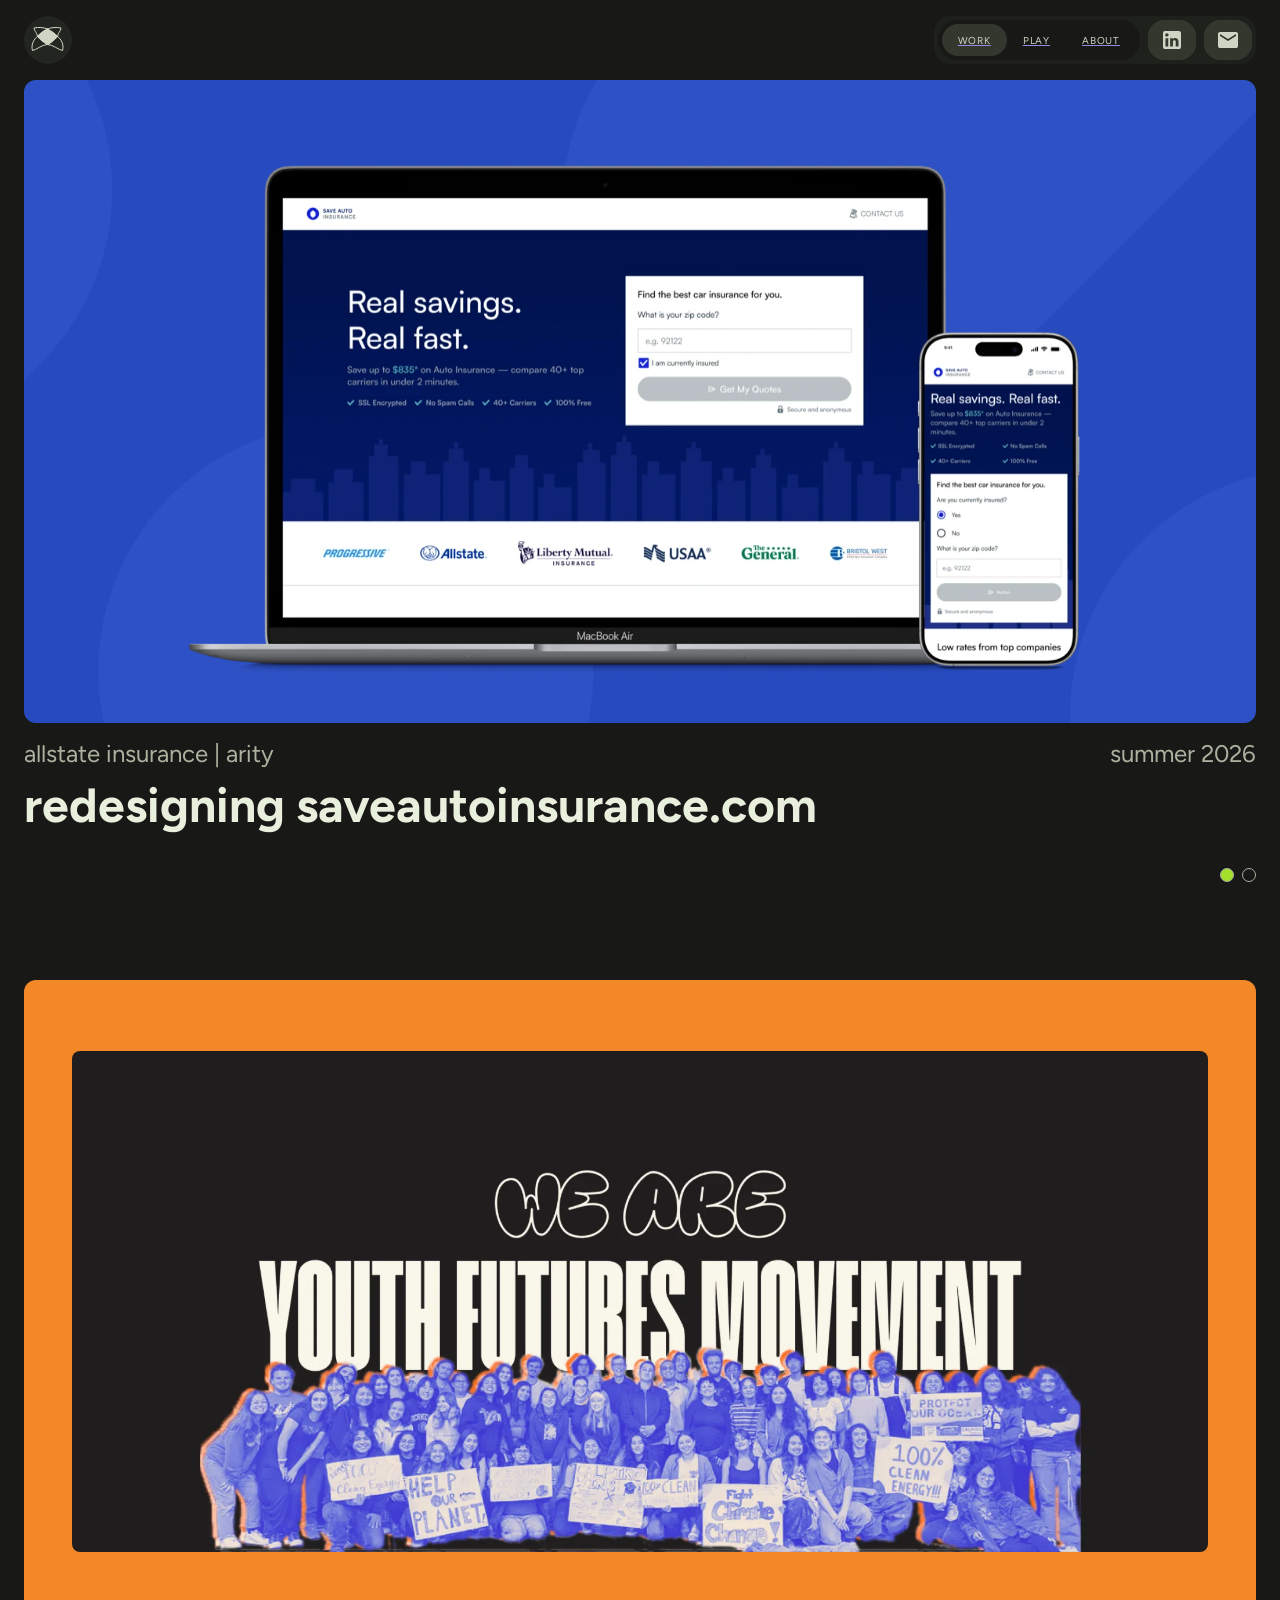
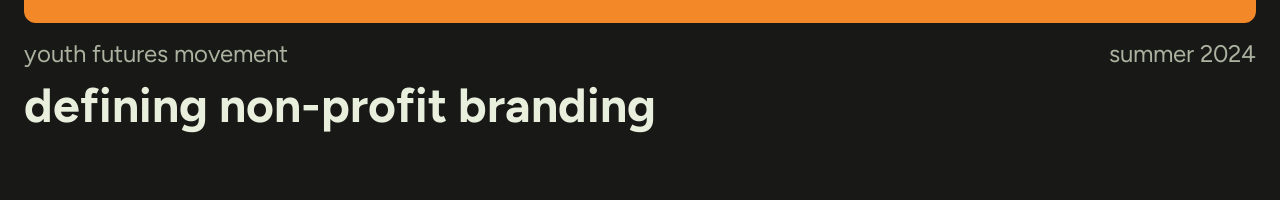
<file: index.html>
<!DOCTYPE html>
<html lang="en">
    <head>
        <meta charset="UTF-8">
        <meta name="viewport" content="width=device-width,initial-scale=1.0">
        <meta name="color-scheme" content="dark">
        <title>Alex Xu</title>
        <link rel="icon" type="image/png" href="/favicon-96x96.png" sizes="96x96" />
        <link rel="icon" type="image/svg+xml" href="/favicon.svg" />
        <link rel="shortcut icon" href="/favicon.ico" />
        <link rel="apple-touch-icon" sizes="180x180" href="/apple-touch-icon.png" />
        <link rel="manifest" href="/site.webmanifest" />
        <link rel="preconnect" href="https://fonts.googleapis.com" />
        <link rel="preconnect" href="https://fonts.gstatic.com" crossorigin />
        <link rel="stylesheet" href="https://fonts.googleapis.com/css2?family=Figtree:wght@500&display=swap" />
        <link rel="stylesheet" href="styles/type.css" />
        <link rel="stylesheet" href="styles/colors.css" />
        <link rel="stylesheet" href="styles/styles.css" />
        <link rel="stylesheet" href="index.css" />
        <link rel="preload" as="image" href="images/allstate-arity-mockup.webp" fetchpriority="high" />
        <!-- Prerender the case study in the background so clicking into it is instant (Chromium) -->
        <script type="speculationrules">
        {
            "prerender": [
                { "urls": ["saveauto.html"], "eagerness": "immediate" }
            ]
        }
        </script>
        <!-- Fallback for browsers without speculation rules: warm the cache instead -->
        <link rel="prefetch" href="saveauto.html" />
        <link rel="prefetch" href="styles/case-study.css" as="style" />
    </head>
    <body>
        <nav aria-label="Website navigation">
            <!--Home Icon Button-->
            <a id="home" href="index.html">
                <svg width="48" height="48" viewBox="0 0 48 48" fill="none" xmlns="http://www.w3.org/2000/svg">
                    <g clip-path="url(#clip0_3035_105)">
                    <path d="M13.5001 20.5001C16.3128 16.7986 19.2103 15.3919 23.5268 13.0001C27.7369 15.4839 30.5957 16.8768 33.5001 20.5001C29.9037 24.0291 27.667 25.9105 23.5268 28.5001C18.7123 25.8674 16.513 23.9156 13.5001 20.5001Z" fill="#E9EFDD"/>
                    <path d="M13.5001 20.5001C16.3128 16.7986 19.2103 15.3919 23.5268 13.0001M13.5001 20.5001C16.513 23.9156 18.7123 25.8674 23.5268 28.5001M13.5001 20.5001C17.4944 23.8 18.9318 25.444 23.5268 28.5001M13.5001 20.5001C10.0458 22.925 6.74932 28.5033 8.50009 34.5001C12.2789 34.0144 17.9879 28.5211 23.5268 28.5001M23.5268 13.0001C27.7369 15.4839 30.5957 16.8768 33.5001 20.5001M23.5268 13.0001L33.5001 20.5001M23.5268 28.5001C25.8317 26.8588 27.9253 26.5042 33.5001 20.5001C34.5016 15.5689 36.423 15.7238 37.0001 12.0001C32.4209 11.0397 27.6257 11.3132 23.5268 13.0001M23.5268 13.0001C18.9875 15.4839 16.4297 16.8767 13.5139 20.5M13.5139 20.5C12.5083 15.5688 10.5793 15.7237 10 12C14.5973 11.0396 19.1074 11.3132 23.5268 13.0001L13.5139 20.5ZM33.5001 20.5001C29.9037 24.0291 27.667 25.9105 23.5268 28.5001M23.5268 28.5001C28.019 25.8674 30.5232 23.9156 33.5287 20.5001M33.5287 20.5001C36.9744 22.925 40.2628 28.5033 38.5163 34.5001C34.7468 34.0144 28.6949 28.5211 23.5268 28.5001C27.8141 25.444 29.5443 23.8 33.5287 20.5001Z" stroke="#E9EFDD"/>
                    </g>
                    <defs>
                    <clipPath id="clip0_3035_105">
                    <rect width="48" height="48" rx="24" fill="white"/>
                    </clipPath>
                    </defs>
                </svg>
            </a>
            <!--Right Navbar Links-->
            <div id="navbar">
                <ul>
                    <li class="is-active"><a href="index.html"><p class="mono">Work</p></a></li>
                    <li><a href="#"><p class="mono">Play</p></a></li>
                    <li><a href="#"><p class="mono">About</p></a></li>
                </ul>
                <!--Linkedin Icon Button-->
                <a href="https://www.linkedin.com/in/alex-liaoxing-xu/" id="linkedin" target="_blank" rel="noopener noreferrer">
                    <svg width="24" height="24" viewBox="0 0 24 24" fill="none" xmlns="http://www.w3.org/2000/svg">
                    <path d="M19 3C19.5304 3 20.0391 3.21071 20.4142 3.58579C20.7893 3.96086 21 4.46957 21 5V19C21 19.5304 20.7893 20.0391 20.4142 20.4142C20.0391 20.7893 19.5304 21 19 21H5C4.46957 21 3.96086 20.7893 3.58579 20.4142C3.21071 20.0391 3 19.5304 3 19V5C3 4.46957 3.21071 3.96086 3.58579 3.58579C3.96086 3.21071 4.46957 3 5 3H19ZM18.5 18.5V13.2C18.5 12.3354 18.1565 11.5062 17.5452 10.8948C16.9338 10.2835 16.1046 9.94 15.24 9.94C14.39 9.94 13.4 10.46 12.92 11.24V10.13H10.13V18.5H12.92V13.57C12.92 12.8 13.54 12.17 14.31 12.17C14.6813 12.17 15.0374 12.3175 15.2999 12.5801C15.5625 12.8426 15.71 13.1987 15.71 13.57V18.5H18.5ZM6.88 8.56C7.32556 8.56 7.75288 8.383 8.06794 8.06794C8.383 7.75288 8.56 7.32556 8.56 6.88C8.56 5.95 7.81 5.19 6.88 5.19C6.43178 5.19 6.00193 5.36805 5.68499 5.68499C5.36805 6.00193 5.19 6.43178 5.19 6.88C5.19 7.81 5.95 8.56 6.88 8.56ZM8.27 18.5V10.13H5.5V18.5H8.27Z" fill="#E9EFDD"/>
                    </svg>
                </a>
                <!--Email Icon Button-->
                <a href="#" id="email">
                    <svg width="24" height="24" viewBox="0 0 24 24" fill="none" xmlns="http://www.w3.org/2000/svg">
                    <path d="M20 8L12 13L4 8V6L12 11L20 6M20 4H4C2.89 4 2 4.89 2 6V18C2 18.5304 2.21071 19.0391 2.58579 19.4142C2.96086 19.7893 3.46957 20 4 20H20C20.5304 20 21.0391 19.7893 21.4142 19.4142C21.7893 19.0391 22 18.5304 22 18V6C22 5.46957 21.7893 4.96086 21.4142 4.58579C21.0391 4.21071 20.5304 4 20 4Z" fill="#E9EFDD"/>
                    </svg>
                </a>
            </div>
        </nav>
        <main>
            <figure class="project-card">
                <a href="saveauto.html" class="mockup-card saveauto">
                    <img
                        class="mockup-card__image"
                        src="images/allstate-arity-mockup.webp"
                        alt="Save Auto Insurance redesign shown on a laptop and phone: a hero with a zip code lookup for auto insurance quotes, followed by a row of insurance carrier logos"
                        width="1200"
                        height="700"
                        fetchpriority="high"
                    >
                </a>
                <figcaption class="project-card__caption">
                    <div class="project-card__meta">
                        <p class="heading">allstate insurance | arity</p>
                        <p class="heading">summer 2026</p>
                    </div>
                    <h1 class="banner">redesigning saveautoinsurance.com</h1>
                </figcaption>
            </figure>
            <figure class="project-card">
                <a href="yfm.html" class="mockup-card yfm">
                    <img
                        class="mockup-card__image"
                        src="images/yfm/banner.webp"
                        alt="The redesigned Youth Futures Movement home page banner: &ldquo;We are Youth Futures Movement&rdquo; above a photo of members holding protest signs"
                        width="1920"
                        height="846"
                        loading="lazy"
                        decoding="async"
                    >
                </a>
                <figcaption class="project-card__caption">
                    <div class="project-card__meta">
                        <p class="heading">youth futures movement</p>
                        <p class="heading">summer 2024</p>
                    </div>
                    <h1 class="banner">defining non-profit branding</h1>
                </figcaption>
            </figure>
        </main>
        <footer aria-label="Carousel Navigation">
            <div class="dots">
                <button type="button" class="dot"></button>
                <button type="button" class="dot"></button>
            </div>
        </footer>
        <script src="nav.js" defer></script>
        <script src="resistive-scroll.js" defer></script>
        <script src="footer-dots.js" defer></script>
    </body>
</html>
</file>
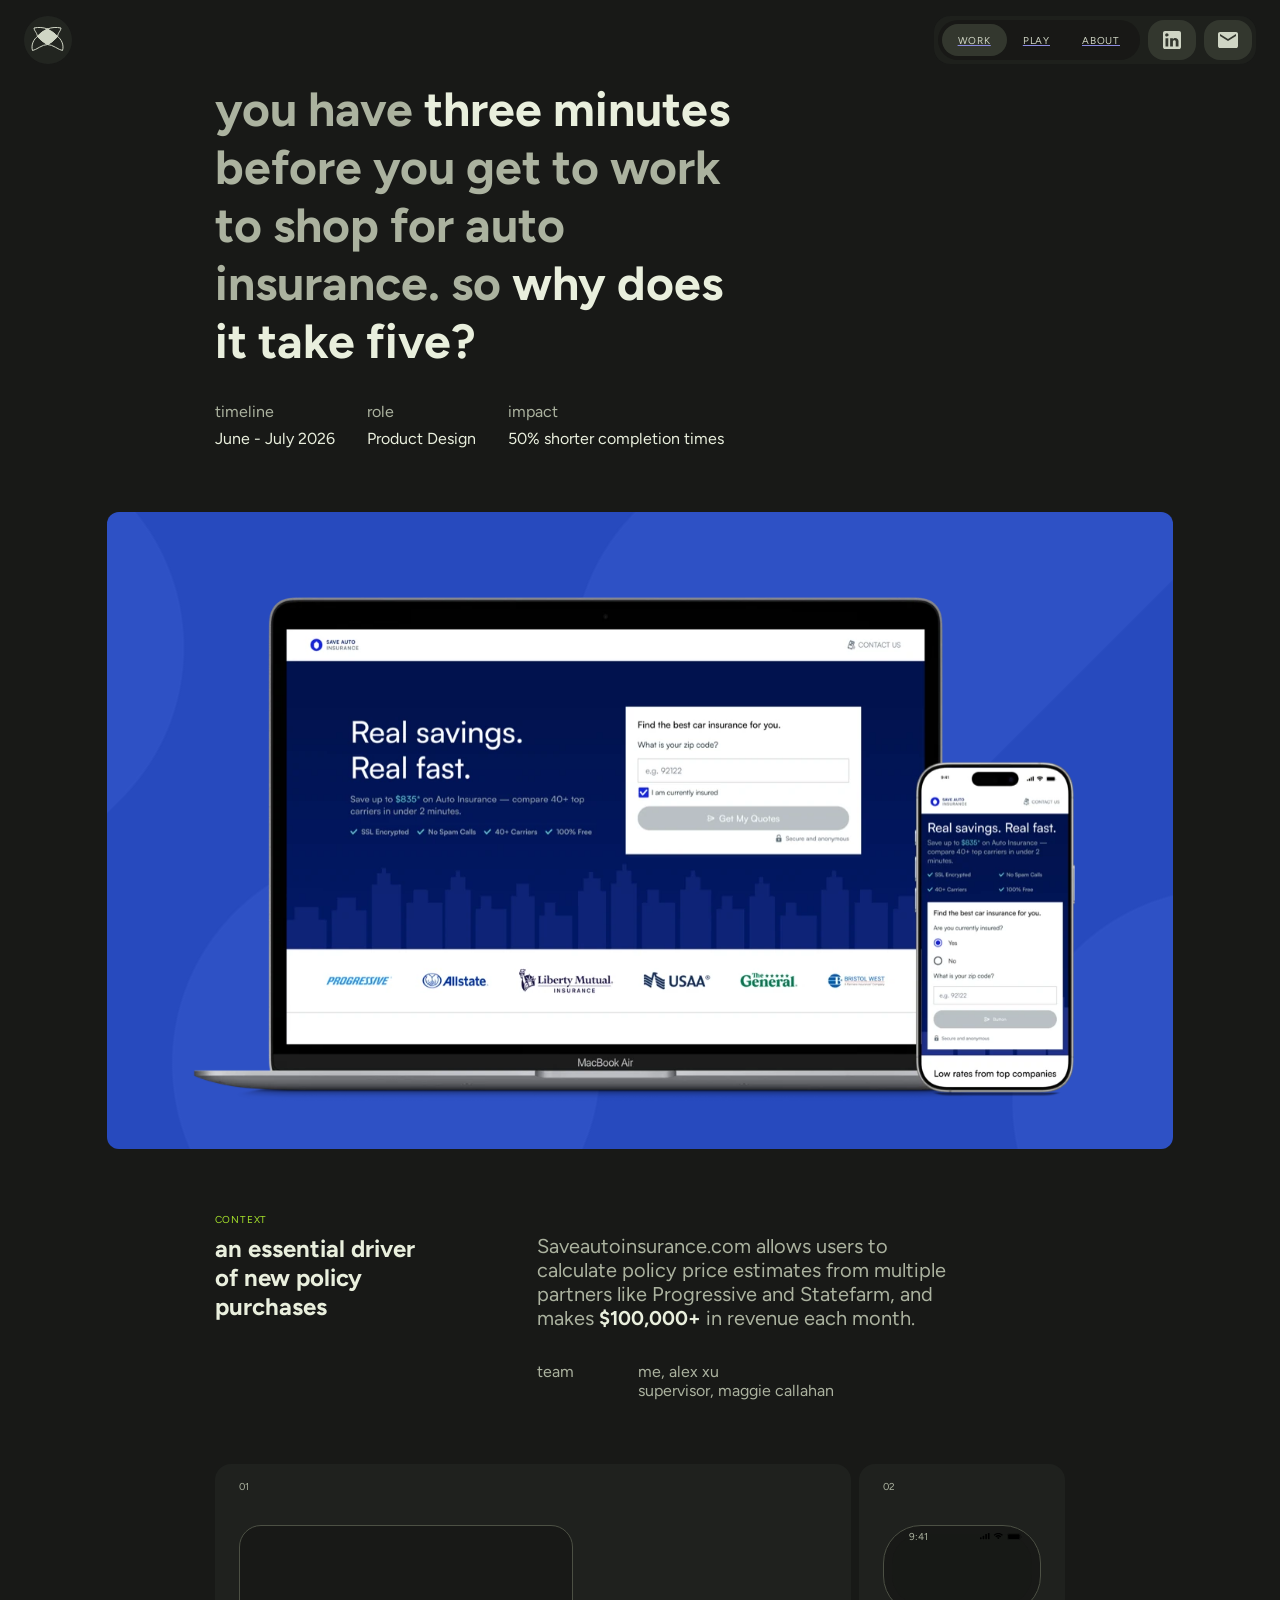
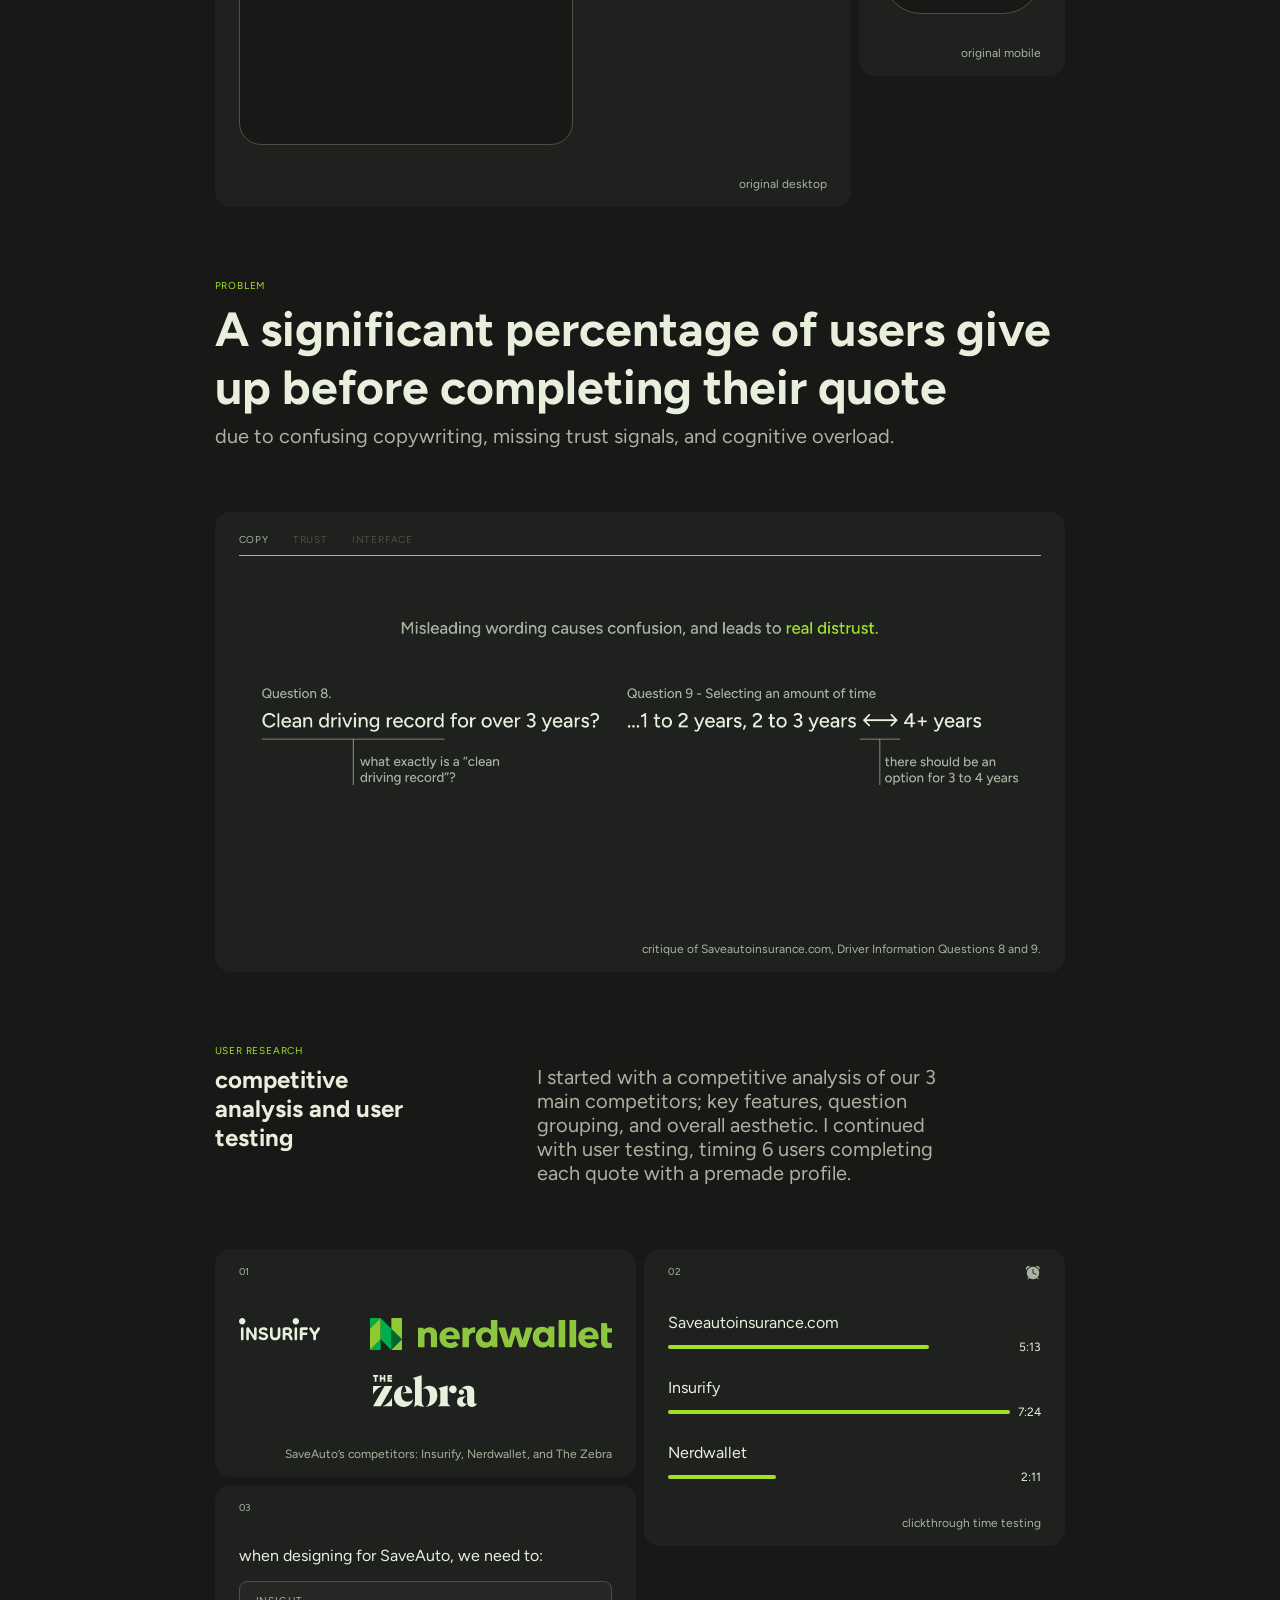
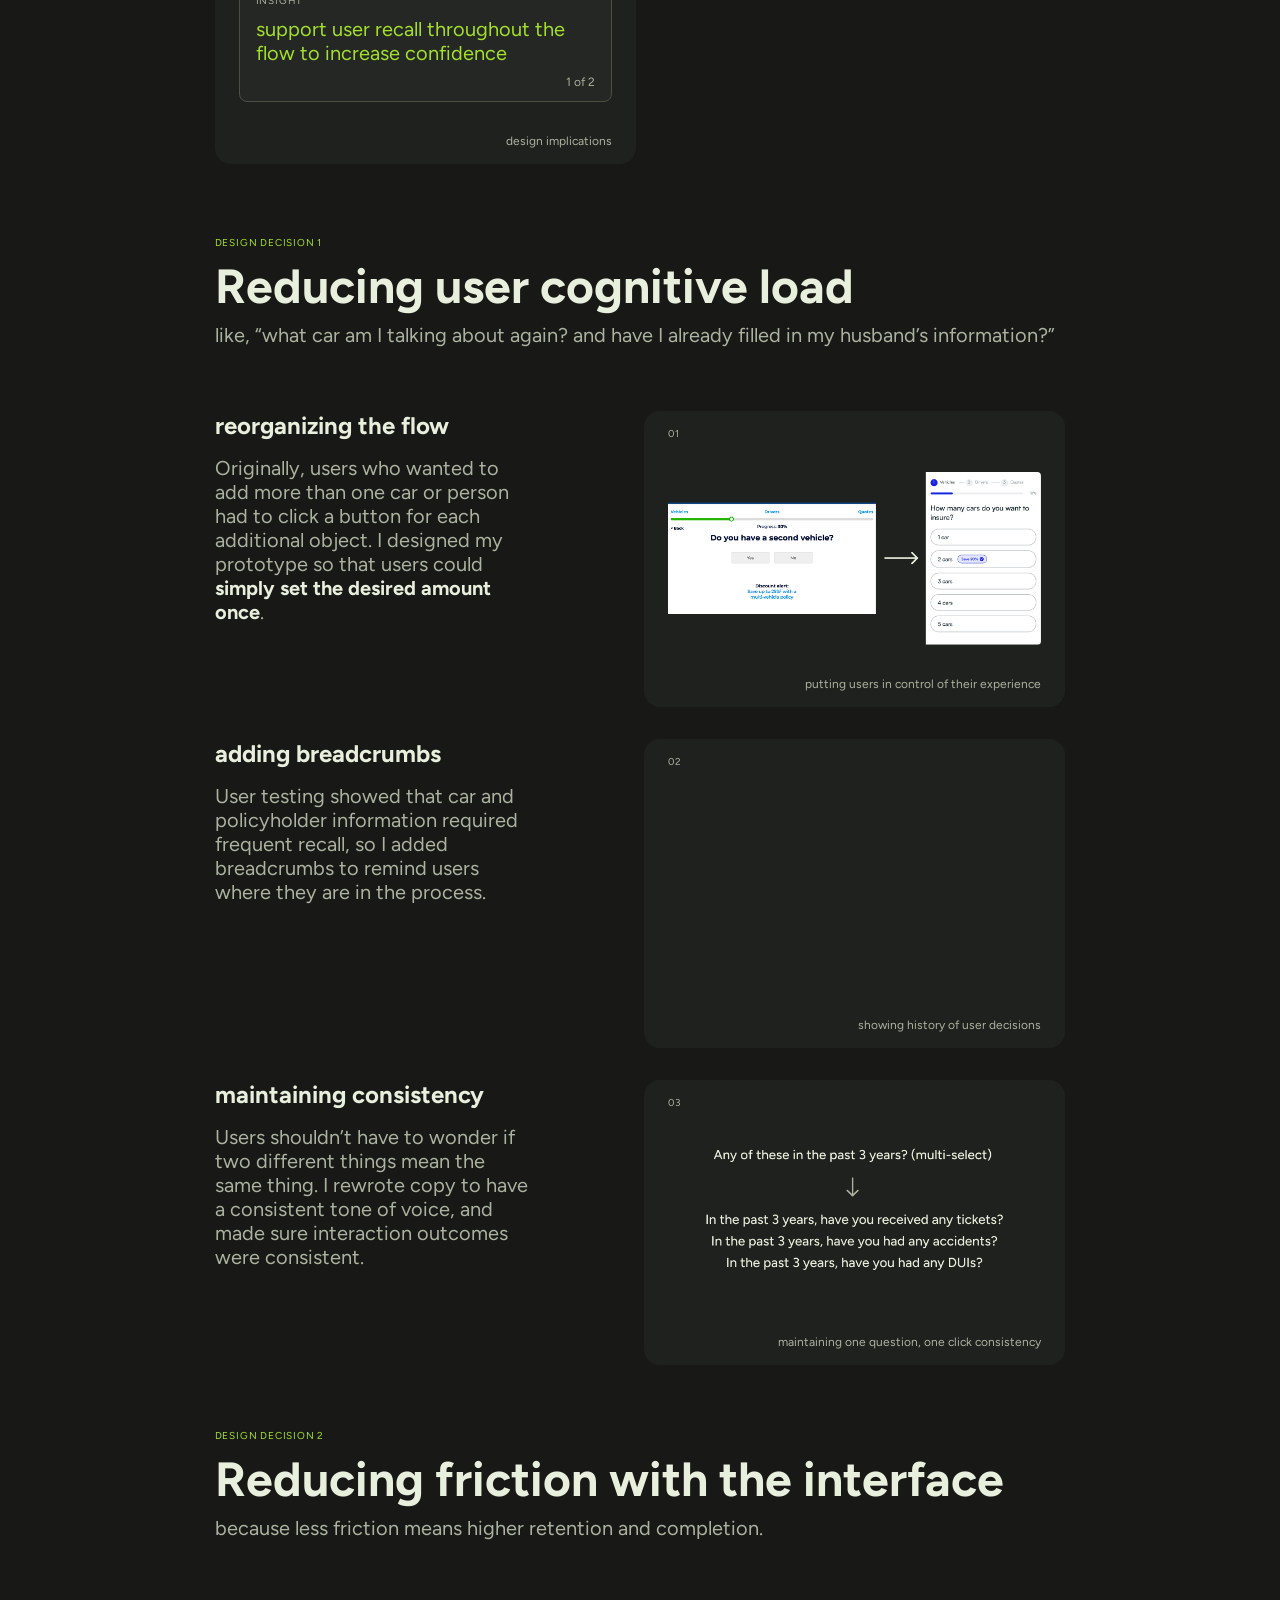
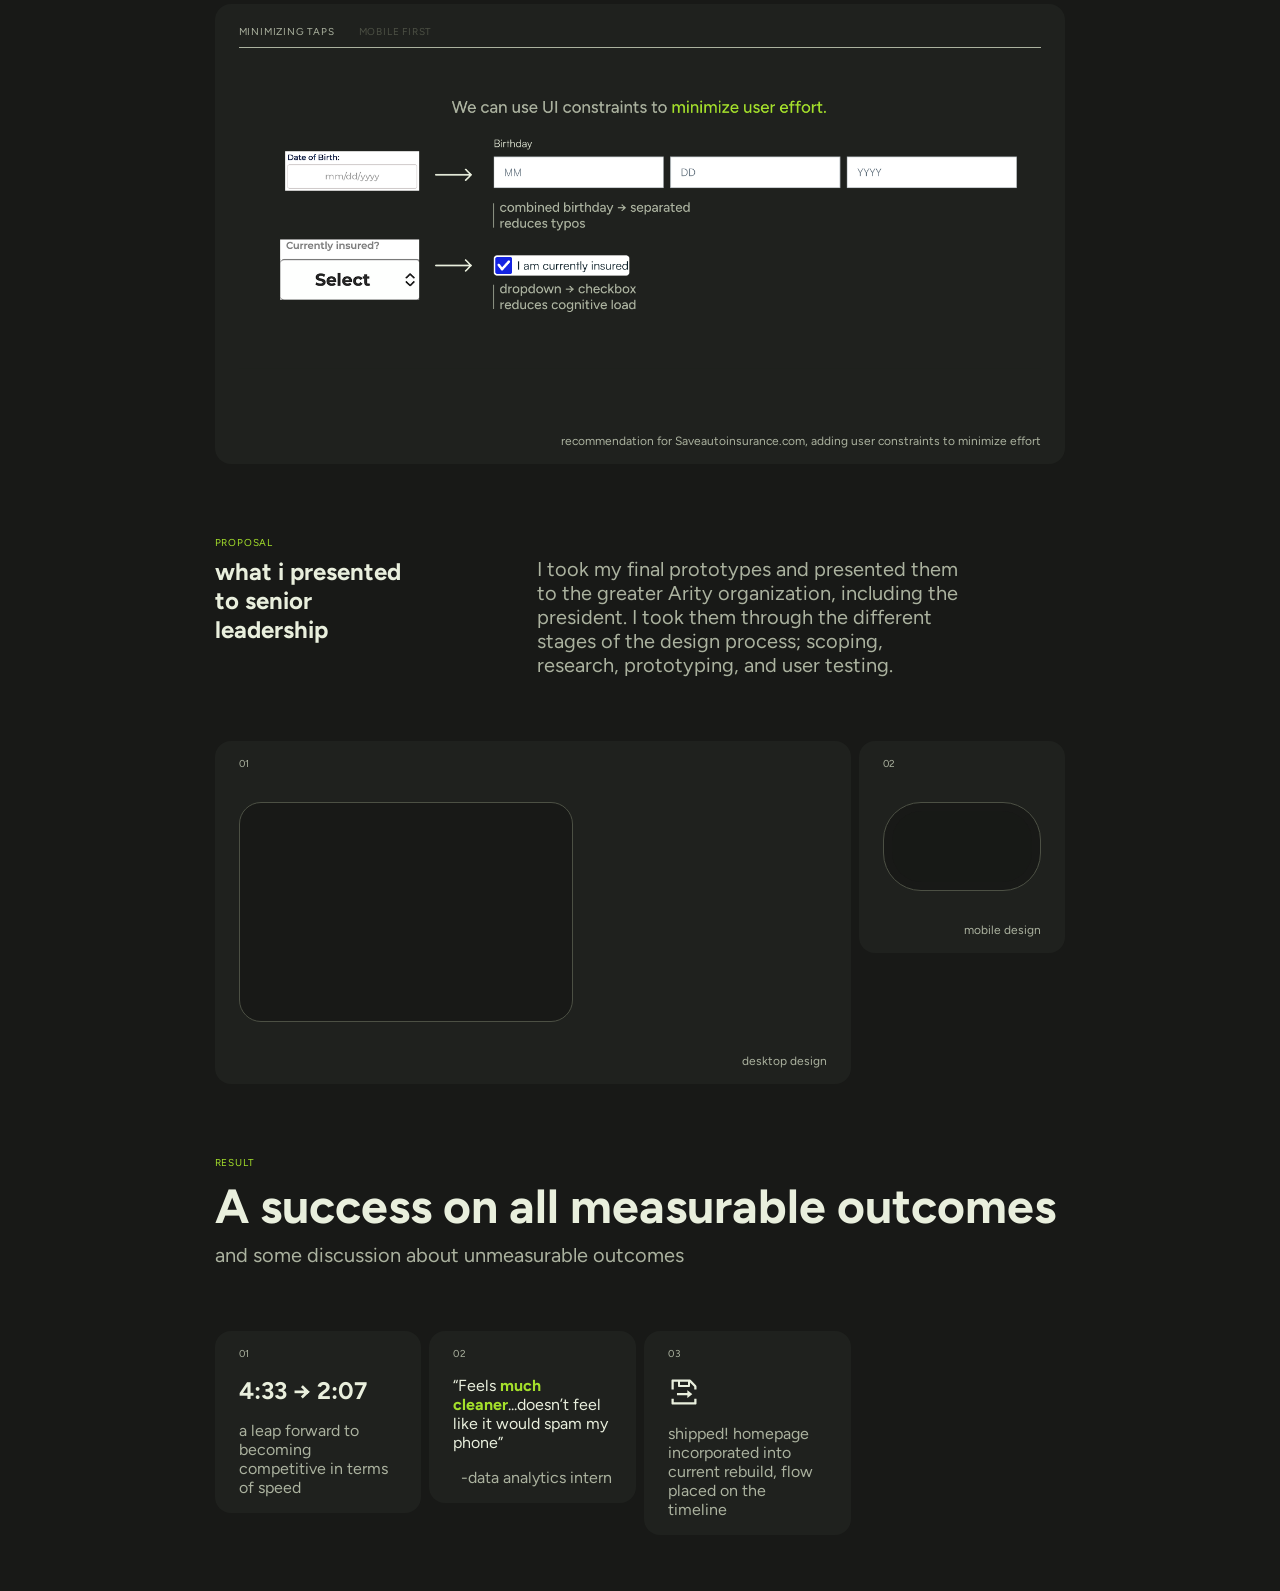
<file: saveauto.html>
<!DOCTYPE html>
<html lang="en">
    <head>
        <meta charset="UTF-8">
        <meta name="viewport" content="width=device-width,initial-scale=1.0">
        <meta name="color-scheme" content="dark">
        <title>Alex Xu — SaveAutoInsurance.com</title>
        <link rel="icon" type="image/png" href="/favicon-96x96.png" sizes="96x96" />
        <link rel="icon" type="image/svg+xml" href="/favicon.svg" />
        <link rel="shortcut icon" href="/favicon.ico" />
        <link rel="apple-touch-icon" sizes="180x180" href="/apple-touch-icon.png" />
        <link rel="manifest" href="/site.webmanifest" />
        <link rel="preconnect" href="https://fonts.googleapis.com" />
        <link rel="preconnect" href="https://fonts.gstatic.com" crossorigin />
        <link rel="stylesheet" href="https://fonts.googleapis.com/css2?family=Figtree:wght@500&display=swap" />
        <link rel="stylesheet" href="styles/type.css" />
        <link rel="stylesheet" href="styles/colors.css" />
        <link rel="stylesheet" href="styles/styles.css" />
        <link rel="stylesheet" href="styles/case-study.css" />
        <link rel="preload" as="image" href="images/allstate-arity-mockup.webp" fetchpriority="high" />
    </head>
    <body>
        <nav aria-label="Website navigation">
            <!--Home Icon Button-->
            <a id="home" href="index.html">
                <svg width="48" height="48" viewBox="0 0 48 48" fill="none" xmlns="http://www.w3.org/2000/svg">
                    <g clip-path="url(#clip0_3035_105)">
                    <path d="M13.5001 20.5001C16.3128 16.7986 19.2103 15.3919 23.5268 13.0001C27.7369 15.4839 30.5957 16.8768 33.5001 20.5001C29.9037 24.0291 27.667 25.9105 23.5268 28.5001C18.7123 25.8674 16.513 23.9156 13.5001 20.5001Z" fill="#E9EFDD"/>
                    <path d="M13.5001 20.5001C16.3128 16.7986 19.2103 15.3919 23.5268 13.0001M13.5001 20.5001C16.513 23.9156 18.7123 25.8674 23.5268 28.5001M13.5001 20.5001C17.4944 23.8 18.9318 25.444 23.5268 28.5001M13.5001 20.5001C10.0458 22.925 6.74932 28.5033 8.50009 34.5001C12.2789 34.0144 17.9879 28.5211 23.5268 28.5001M23.5268 13.0001C27.7369 15.4839 30.5957 16.8768 33.5001 20.5001M23.5268 13.0001L33.5001 20.5001M23.5268 28.5001C25.8317 26.8588 27.9253 26.5042 33.5001 20.5001C34.5016 15.5689 36.423 15.7238 37.0001 12.0001C32.4209 11.0397 27.6257 11.3132 23.5268 13.0001M23.5268 13.0001C18.9875 15.4839 16.4297 16.8767 13.5139 20.5M13.5139 20.5C12.5083 15.5688 10.5793 15.7237 10 12C14.5973 11.0396 19.1074 11.3132 23.5268 13.0001L13.5139 20.5ZM33.5001 20.5001C29.9037 24.0291 27.667 25.9105 23.5268 28.5001M23.5268 28.5001C28.019 25.8674 30.5232 23.9156 33.5287 20.5001M33.5287 20.5001C36.9744 22.925 40.2628 28.5033 38.5163 34.5001C34.7468 34.0144 28.6949 28.5211 23.5268 28.5001C27.8141 25.444 29.5443 23.8 33.5287 20.5001Z" stroke="#E9EFDD"/>
                    </g>
                    <defs>
                    <clipPath id="clip0_3035_105">
                    <rect width="48" height="48" rx="24" fill="white"/>
                    </clipPath>
                    </defs>
                </svg>
            </a>
            <!--Right Navbar Links-->
            <div id="navbar">
                <ul>
                    <li class="is-active"><a href="index.html"><p class="mono">Work</p></a></li>
                    <li><a href="#"><p class="mono">Play</p></a></li>
                    <li><a href="#"><p class="mono">About</p></a></li>
                </ul>
                <!--Linkedin Icon Button-->
                <a href="https://www.linkedin.com/in/alex-liaoxing-xu/" id="linkedin" target="_blank" rel="noopener noreferrer">
                    <svg width="24" height="24" viewBox="0 0 24 24" fill="none" xmlns="http://www.w3.org/2000/svg">
                    <path d="M19 3C19.5304 3 20.0391 3.21071 20.4142 3.58579C20.7893 3.96086 21 4.46957 21 5V19C21 19.5304 20.7893 20.0391 20.4142 20.4142C20.0391 20.7893 19.5304 21 19 21H5C4.46957 21 3.96086 20.7893 3.58579 20.4142C3.21071 20.0391 3 19.5304 3 19V5C3 4.46957 3.21071 3.96086 3.58579 3.58579C3.96086 3.21071 4.46957 3 5 3H19ZM18.5 18.5V13.2C18.5 12.3354 18.1565 11.5062 17.5452 10.8948C16.9338 10.2835 16.1046 9.94 15.24 9.94C14.39 9.94 13.4 10.46 12.92 11.24V10.13H10.13V18.5H12.92V13.57C12.92 12.8 13.54 12.17 14.31 12.17C14.6813 12.17 15.0374 12.3175 15.2999 12.5801C15.5625 12.8426 15.71 13.1987 15.71 13.57V18.5H18.5ZM6.88 8.56C7.32556 8.56 7.75288 8.383 8.06794 8.06794C8.383 7.75288 8.56 7.32556 8.56 6.88C8.56 5.95 7.81 5.19 6.88 5.19C6.43178 5.19 6.00193 5.36805 5.68499 5.68499C5.36805 6.00193 5.19 6.43178 5.19 6.88C5.19 7.81 5.95 8.56 6.88 8.56ZM8.27 18.5V10.13H5.5V18.5H8.27Z" fill="#E9EFDD"/>
                    </svg>
                </a>
                <!--Email Icon Button-->
                <a href="#" id="email">
                    <svg width="24" height="24" viewBox="0 0 24 24" fill="none" xmlns="http://www.w3.org/2000/svg">
                    <path d="M20 8L12 13L4 8V6L12 11L20 6M20 4H4C2.89 4 2 4.89 2 6V18C2 18.5304 2.21071 19.0391 2.58579 19.4142C2.96086 19.7893 3.46957 20 4 20H20C20.5304 20 21.0391 19.7893 21.4142 19.4142C21.7893 19.0391 22 18.5304 22 18V6C22 5.46957 21.7893 4.96086 21.4142 4.58579C21.0391 4.21071 20.5304 4 20 4Z" fill="#E9EFDD"/>
                    </svg>
                </a>
            </div>
        </nav>

        <main class="case">
            <!-- Hero -->
            <section class="case-row hero">
                <h1 class="case-hero">
                    you have <strong>three minutes</strong> before you get to work to shop for auto insurance. so <strong>why</strong> <strong>does it take</strong> <strong>five?</strong>
                </h1>
                <dl class="meta">
                    <dl>
                        <dt>timeline</dt>
                        <dd>June - July 2026</dd>
                    </dl>
                    <dl>
                        <dt>role</dt>
                        <dd>Product Design</dd>
                    </dl>
                    <dl>
                        <dt>impact</dt>
                        <dd>50% shorter completion times</dd>
                    </dl>
                </dl>
            </section>

            <!-- Device mockup -->
            <section class="case-row mockup">
                <figure class="mockup-card saveauto">
                    <img
                        class="mockup-card__image"
                        src="images/allstate-arity-mockup.webp"
                        alt="Save Auto Insurance redesign shown on a laptop and phone: a hero with a zip code lookup for auto insurance quotes, followed by a row of insurance carrier logos"
                        width="1200"
                        height="700"
                        fetchpriority="high"
                    >
                </figure>
            </section>

            <!-- Context -->
            <section class = "case-row split-text">
                    
                <p class="mono primary row-eyebrow">context</p>
                <h1 class="heading row-heading">an essential driver of new policy purchases</h1>
                
                <div class="row-body">
                    <p class="body-reg">Saveautoinsurance.com allows users to calculate policy price estimates from multiple partners like Progressive and Statefarm, and makes <strong>$100,000+</strong> in revenue each month.</p>
                    <dl class="row-meta">
                        <dt>team</dt>
                        <ul>
                            <li>me, alex xu</li>
                            <li>supervisor, maggie callahan</li>
                        </ul>
                    </dl>
                </div>
            </section>

            <!-- Original video players -->
            <section class="case-row">
                <div class="card-container video">
                    <figure class="card desktop">
                        <p class="mono">01</p>
                        <div class="video-card-frame desktop">
                            <video class="video-card-screen" loop preload="metadata" muted>
                                <source src="videos/og-desktop-saveauto-720p.mp4" type="video/mp4" />
                            </video>
                        </div>
                        <figcaption>original desktop</figcaption>
                    </figure>
                    <figure class="card mobile">
                        <p class="mono">02</p>
                        <div class="video-card-frame mobile">
                            <div class="video-card-statusbar">
                                <span>9:41</span>
                                <img src="images/saveauto-icon-signal-wifi-battery.svg" alt="" width="42.7" height="7.24">
                            </div>
                            <video class="video-card-screen" loop preload="metadata" muted>
                                <source src="videos/og-mobile-saveauto-720p.mp4" type="video/mp4" />
                            </video>
                        </div>
                        <figcaption>original mobile</figcaption>
                    </figure>
                </div>
            </section>

            <!-- Problem -->
            <section class="case-row stacked-text">
                <p class="mono primary row-eyebrow">problem</p>
                <h1 class="banner row-heading">A significant percentage of users give up before completing their quote</h1>
                <p class="body-reg row-subheading">due to confusing copywriting, missing trust signals, and cognitive overload.</p>
            </section>

            <!-- Accordion: copy critique -->
            <section class="case-row">
                <figure class="accordion">
                    <header>
                        <fieldset class="accordion-tabs">
                            <legend>problem area</legend>
                            <label>
                                <input type="radio" name="copy-options" aria-controls="copy-panel" checked>
                                <span class="mono">copy</span>
                            </label>
                            <label>
                                <input type="radio" name="copy-options" aria-controls="trust-panel">
                                <span class="mono">trust</span>
                            </label>
                            <label>
                                <input type="radio" name="copy-options" aria-controls="interface-panel">
                                <span class="mono">interface</span>
                            </label>
                        </fieldset>
                        <div class="accordion-divider"></div>
                    </header>
                    <div class="accordion-content" id="copy-panel" aria-live="polite">
                        <div class="accordion-examples">
                            <img src="images/accordion/copy-critique.webp" alt="Annotated critique of questions 8 and 9: &ldquo;clean driving record&rdquo; is never defined, and the time ranges skip from 2&ndash;3 years to 4+ years with no 3&ndash;4 year option" width="1436" height="545" loading="lazy" decoding="async">
                        </div>
                        <figcaption class="body-xsm accordion-caption">critique of Saveautoinsurance.com, Driver Information Questions 8 and 9.</figcaption>
                    </div>
                    <div class="accordion-content" id="trust-panel" aria-live="polite">
                        <div class="accordion-examples">
                            <img src="images/accordion/trust-critique.webp" alt="Annotated Saveautoinsurance.com home page: no navigation, no explanation of how user info is used, non-standard &ldquo;Secure Site&rdquo; label, and specific price promises with no named insurers" width="1436" height="545" loading="eager" decoding="async">
                        </div>
                        <figcaption class="body-xsm accordion-caption">critique of Saveautoinsurance.com, Lack of standard trust signals, Home Page</figcaption>
                    </div>
                    <div class="accordion-content" id="interface-panel" aria-live="polite">
                        <div class="accordion-examples">
                            <img src="images/accordion/interface-critique.webp" alt="Annotated vehicle year question: nested containers constrict the question space, insurer logos are irrelevant to answering, and the year dropdown covers the whole screen when opened" width="1436" height="545" loading="eager" decoding="async">
                        </div>
                        <figcaption class="body-xsm accordion-caption">critique of Saveautoinsurance.com, overall user interface</figcaption>
                    </div>
                </figure>
            </section>

            <!-- User research -->
            <section class="case-row split-text">

                <p class="mono primary row-eyebrow">user research</p>
                <h1 class="heading row-heading">competitive analysis and user testing</h1>

                <div class="row-body">
                    <p class="body-reg">I started with a competitive analysis of our 3 main competitors; key features, question grouping, and overall aesthetic. I continued with user testing, timing 6 users completing each quote with a premade profile.</p>
                </div>
            </section>

            <!-- Research cards -->
            <section class="case-row">
                <div class="card-container research">
                    <figure class="card grid logo">
                        <p class="mono">01</p>
                        <div class="case-logo-row">
                            <img src="images/saveauto-logo-competitor-1.svg" alt="Insurify logo" width="117" height="46">
                            <div class="case-logo-group">
                                <img src="images/saveauto-logo-nerdwallet-icon.svg" alt="" height="27" width="27">
                                <img src="images/saveauto-logo-nerdwallet-wordmark.svg" alt="Nerdwallet" width="127" height="21">
                            </div>
                            <img src="images/saveauto-logo-competitor-3.svg" alt="The Zebra logo" width="122" height="37.57">
                        </div>
                        <figcaption>SaveAuto&rsquo;s competitors: Insurify, Nerdwallet, and The Zebra</figcaption>
                    </figure>

                    <figure class="card grid time">
                        <div class="header">
                            <p class="mono">02</p>
                            <img src="images/saveauto-icon-alarm-clock.svg" alt="" width="16" height="16">
                        </div>
                        <div class="list">
                            <div class="result">
                                <p class="name">Saveautoinsurance.com</p>
                                <div class="timing-bar">
                                    <span class="bar-fill" style="width: 70%"></span>
                                    <span class="bar-time">5:13</span>
                                </div>
                            </div>
                            <div class="result">
                                <p class="name">Insurify</p>
                                <div class="timing-bar">
                                    <span class="bar-fill" style="width: 100%"></span>
                                    <span class="bar-time">7:24</span>
                                </div>
                            </div>
                            <div class="result">
                                <p class="name">Nerdwallet</p>
                                <div class="timing-bar">
                                    <span class="bar-fill" style="width: 29%"></span>
                                    <span class="bar-time">2:11</span>
                                </div>
                            </div>
                        </div>
                        <figcaption>clickthrough time testing</figcaption>
                    </figure>

                    <figure class="card grid insight">
                        <p class="mono">03</p>
                        <div style="display:flex;flex-direction:column;gap:16px;width:100%;align-items:flex-end;">
                            <p class="body-sm" style="width:100%;color:var(--text-primary);">when designing for SaveAuto, we need to:</p>
                            <div class="case-insight">
                                <p class="mono">insight</p>
                                <p class="case-insight__statement">support user recall throughout the flow to increase confidence</p>
                                <p class="case-insight__count">1 of 2</p>
                            </div>
                        </div>
                        <figcaption>design implications</figcaption>
                    </figure>
                </div>
            </section>

            <!-- Design Decision 1 -->
            <section class="case-row stacked-text">
                <p class="mono primary row-eyebrow">Design Decision 1</p>
                <h1 class="banner row-heading">Reducing user cognitive load</h1>
                <p class="body-reg row-subheading">like, &ldquo;what car am I talking about again? and have I already filled in my husband&rsquo;s information?&rdquo;</p>
            </section>

            <!-- Comparison rows -->
            <section class="case-row case-comparison">
                <div class="comparison-row">
                    <div class="comparison-text">
                        <h1 class="heading">reorganizing the flow</h3>
                        <p class="body-reg">Originally, users who wanted to add more than one car or person had to click a button for each additional object. I designed my prototype so that users could <strong>simply set the desired amount once</strong>.</p>
                    </div>
                    <figure class="card comparison-card">
                        <p class="mono">01</p>
                        <div class="case-comparison__media">
                            <img src="images/info-arch-row.png" alt="Before and after: the original yes/no &ldquo;Do you have a second vehicle?&rdquo; question replaced by a single &ldquo;How many cars do you want to insure?&rdquo; choice from 1 to 5 cars" width="663" height="306" loading="lazy" decoding="async">
                        </div>
                        <figcaption>putting users in control of their experience</figcaption>
                    </figure>
                </div>
                <div class="comparison-row">
                    <div class="comparison-text">
                        <h1 class="heading">adding breadcrumbs</h3>
                        <p class="body-reg">User testing showed that car and policyholder information required frequent recall, so I added breadcrumbs to remind users where they are in the process.</p>
                    </div>
                    <figure class="card comparison-card">
                        <p class="mono">02</p>
                            <video loop preload="metadata" playsinline muted autoplay>
                                <source src="videos/breadcrumb-row.mp4" type="video/mp4" />
                            </video>
                        <figcaption>showing history of user decisions</figcaption>
                    </figure>
                </div>
                <div class="comparison-row">
                    <div class="comparison-text">
                        <h1 class="heading">maintaining consistency</h3>
                        <p class="body-reg">Users shouldn&rsquo;t have to wonder if two different things mean the same thing. I rewrote copy to have a consistent tone of voice, and made sure interaction outcomes were consistent.</p>
                    </div>
                    <figure class="card comparison-card">
                        <p class="mono">03</p>
                        <div class="case-comparison__media">
                            <img src="images/consistency-row.png" alt="Before and after: one multi-select &ldquo;Any of these in the past 3 years?&rdquo; question split into three separate yes/no questions about tickets, accidents, and DUIs" width="676" height="293" loading="lazy" decoding="async">
                        </div>
                        <figcaption>maintaining one question, one click consistency</figcaption>
                    </figure>
                </div>
            </section>

            <!-- Design Decision 2 -->
            <section class="case-row stacked-text">
                <p class="mono primary row-eyebrow">Design Decision 2</p>
                <h1 class="banner row-heading">Reducing friction with the interface</h1>
                <p class="body-reg row-subheading">because less friction means higher retention and completion.</p>
            </section>

            <!-- Accordion: trust critique -->
            <section class="case-row">
                <figure class="accordion">
                    <header>
                        <fieldset class="accordion-tabs">
                            <legend>interface improvement</legend>
                            <label>
                                <input type="radio" name="trust-options" aria-controls="minimizing-taps-panel" checked>
                                <span class="mono">minimizing taps</span>
                            </label>
                            <label>
                                <input type="radio" name="trust-options" aria-controls="mobile-first-panel">
                                <span class="mono">mobile first</span>
                            </label>
                        </fieldset>
                        <div class="accordion-divider"></div>
                    </header>
                    <div class="accordion-content" id="minimizing-taps-panel" aria-live="polite">
                        <div class="accordion-examples">
                            <img src="images/accordion/taps-rec.webp" alt="Before and after: a single mm/dd/yyyy date field split into separate month, day, and year inputs, and a &ldquo;currently insured?&rdquo; dropdown replaced with a checkbox" width="1436" height="545" loading="lazy" decoding="async">
                        </div>
                        <figcaption class="body-xsm accordion-caption">recommendation for Saveautoinsurance.com, adding user constraints to minimize effort</figcaption>
                    </div>
                    <div class="accordion-content" id="mobile-first-panel" aria-live="polite">
                        <div class="accordion-examples">
                            <img src="images/accordion/mobilefirst-rec.webp" alt="Mobile-first components: a &ldquo;search car make&rdquo; search bar to reduce scrolling, and a &ldquo;show more&rdquo; button replacing native browser dropdowns" width="1436" height="545" loading="eager" decoding="async">
                        </div>
                        <figcaption class="body-xsm accordion-caption">recommendation for  Saveautoinsurance.com, mobile-first approach</figcaption>
                    </div>
                </figure>
            </section>

            <!-- Proposal -->
            <section class="case-row split-text">
                <p class="mono primary row-eyebrow">proposal</p>
                <h1 class="heading row-heading">what i presented to senior leadership</h1>
                <p class="body-reg row-body">I took my final prototypes and presented them to the greater Arity organization, including the president. I took them through the different stages of the design process; scoping, research, prototyping, and user testing.</p>
            </section>

            <!-- Final video players -->
            <section class="case-row">
                <div class="card-container video">
                    <figure class="card desktop">
                        <p class="mono">01</p>
                        <div class="video-card-frame desktop">
                            <video class="video-card-screen" loop preload="metadata" muted>
                                <source src="videos/new-desktop-saveauto.mp4" type="video/mp4" />
                            </video>
                        </div>
                        <figcaption>desktop design</figcaption>
                    </figure>
                    <figure class="card mobile">
                        <p class="mono">02</p>
                        <div class="video-card-frame mobile">
                            <video class="video-card-screen" loop preload="metadata" muted>
                                <source src="videos/new-mobile-saveauto.mp4" type="video/mp4" />
                            </video>
                        </div>
                        <figcaption>mobile design</figcaption>
                    </figure>
                </div>
            </section>

            <!-- Result -->
            <section class="case-row stacked-text">
                <p class="mono primary row-eyebrow">result</p>
                <h1 class="banner row-heading">A success on all measurable outcomes</h1>
                <p class="body-reg row-subheading">and some discussion about unmeasurable outcomes</p>
            </section>

            <!-- Result cards -->
            <section class="case-row case-result">
                <div class="case-result-grid">
                    <figure class="result-card">
                        <p class="mono">01</p>
                        <h1 class="case-result heading">4:33 &rarr; 2:07</h1>
                        <p class="case-result__description">a leap forward to becoming competitive in terms of speed</p>
                    </figure>
                    <figure class="result-card">
                        <p class="mono">02</p>
                        <p class="case-result body-sm">&ldquo;Feels <strong>much cleaner</strong>...doesn&rsquo;t feel like it would spam my phone&rdquo;</p>
                        <p class="attribution">-data analytics intern</p>
                    </figure>
                    <figure class="result-card">
                        <p class="mono">03</p>
                        <img class="case-result" src="images/saveauto-icon-delivered.svg" alt="" width="32" height="32">
                        <p class="case-result__description">shipped! homepage incorporated into current rebuild, flow placed on the timeline</p>
                    </figure>
                </div>
            </section>
        </main>
        <script src="nav.js" defer></script>
        <script src="play-on-hover.js" defer></script>
    </body>
</html>
</file>
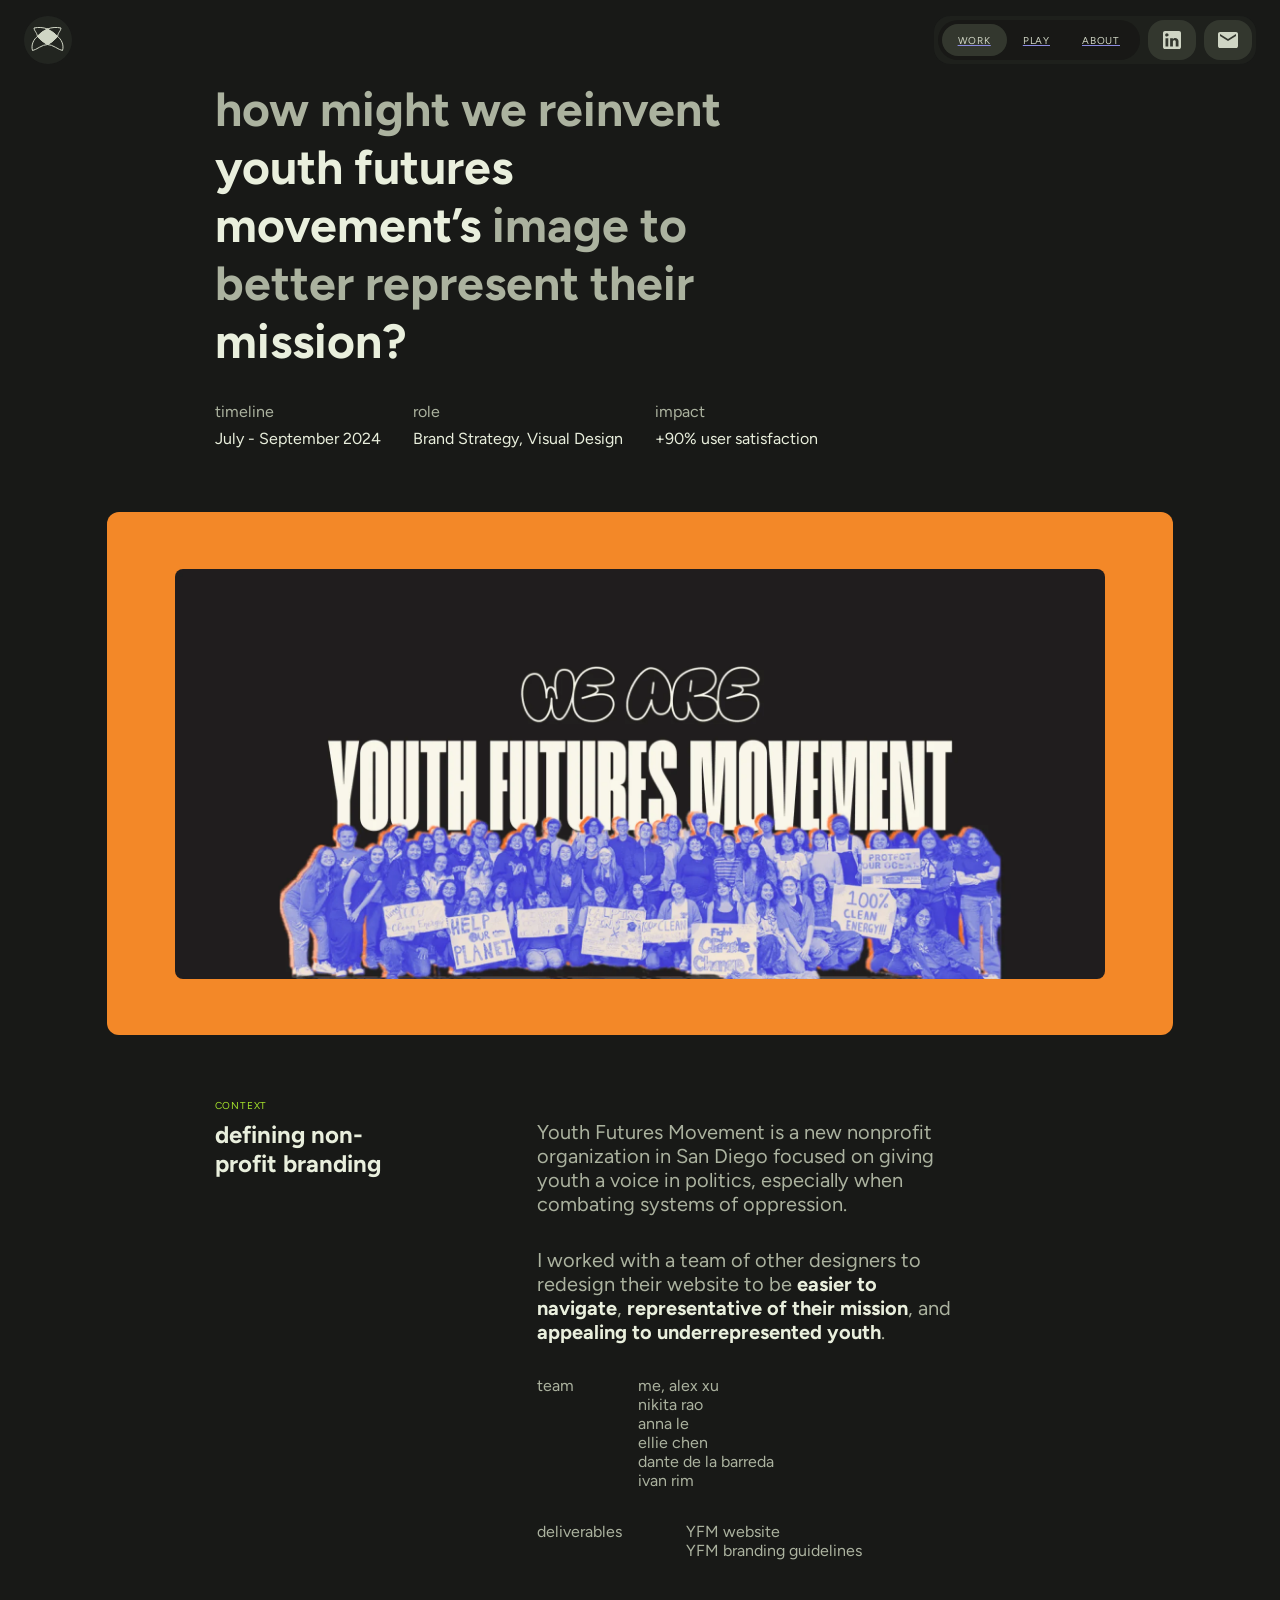
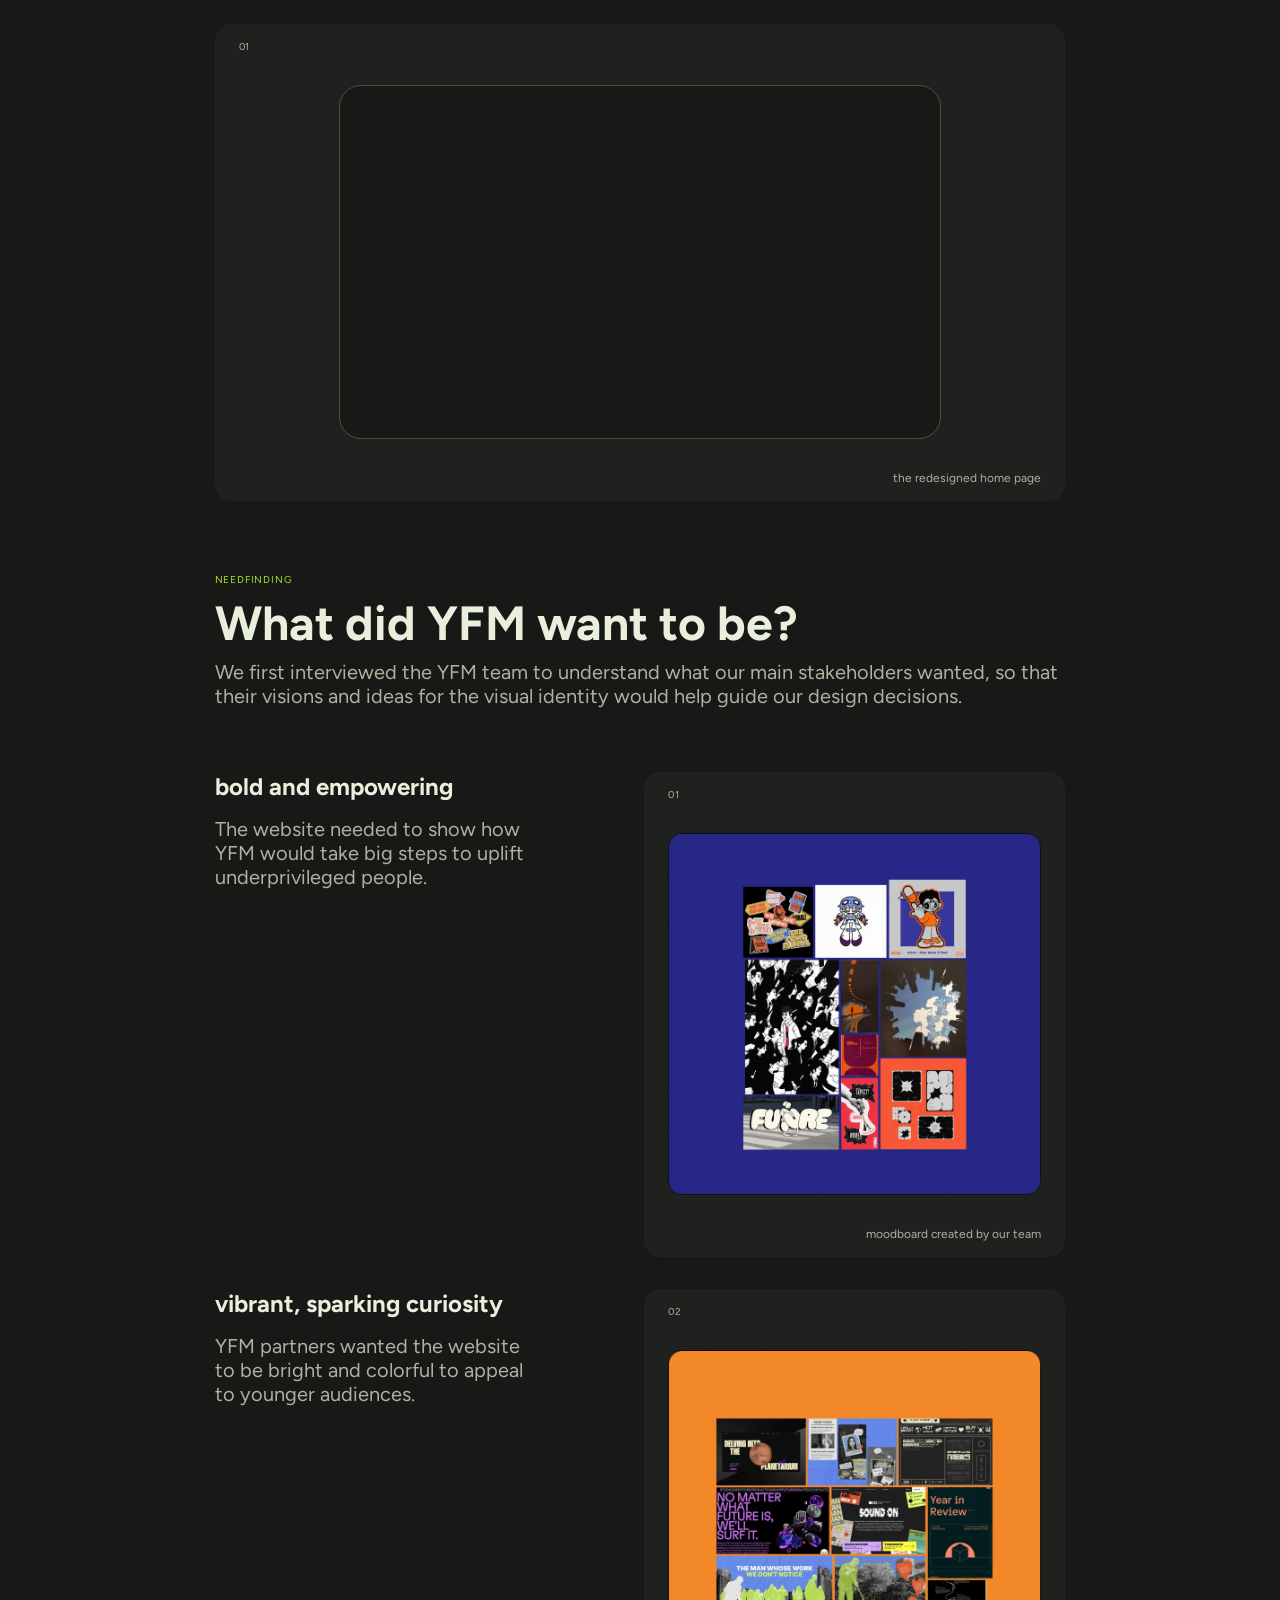
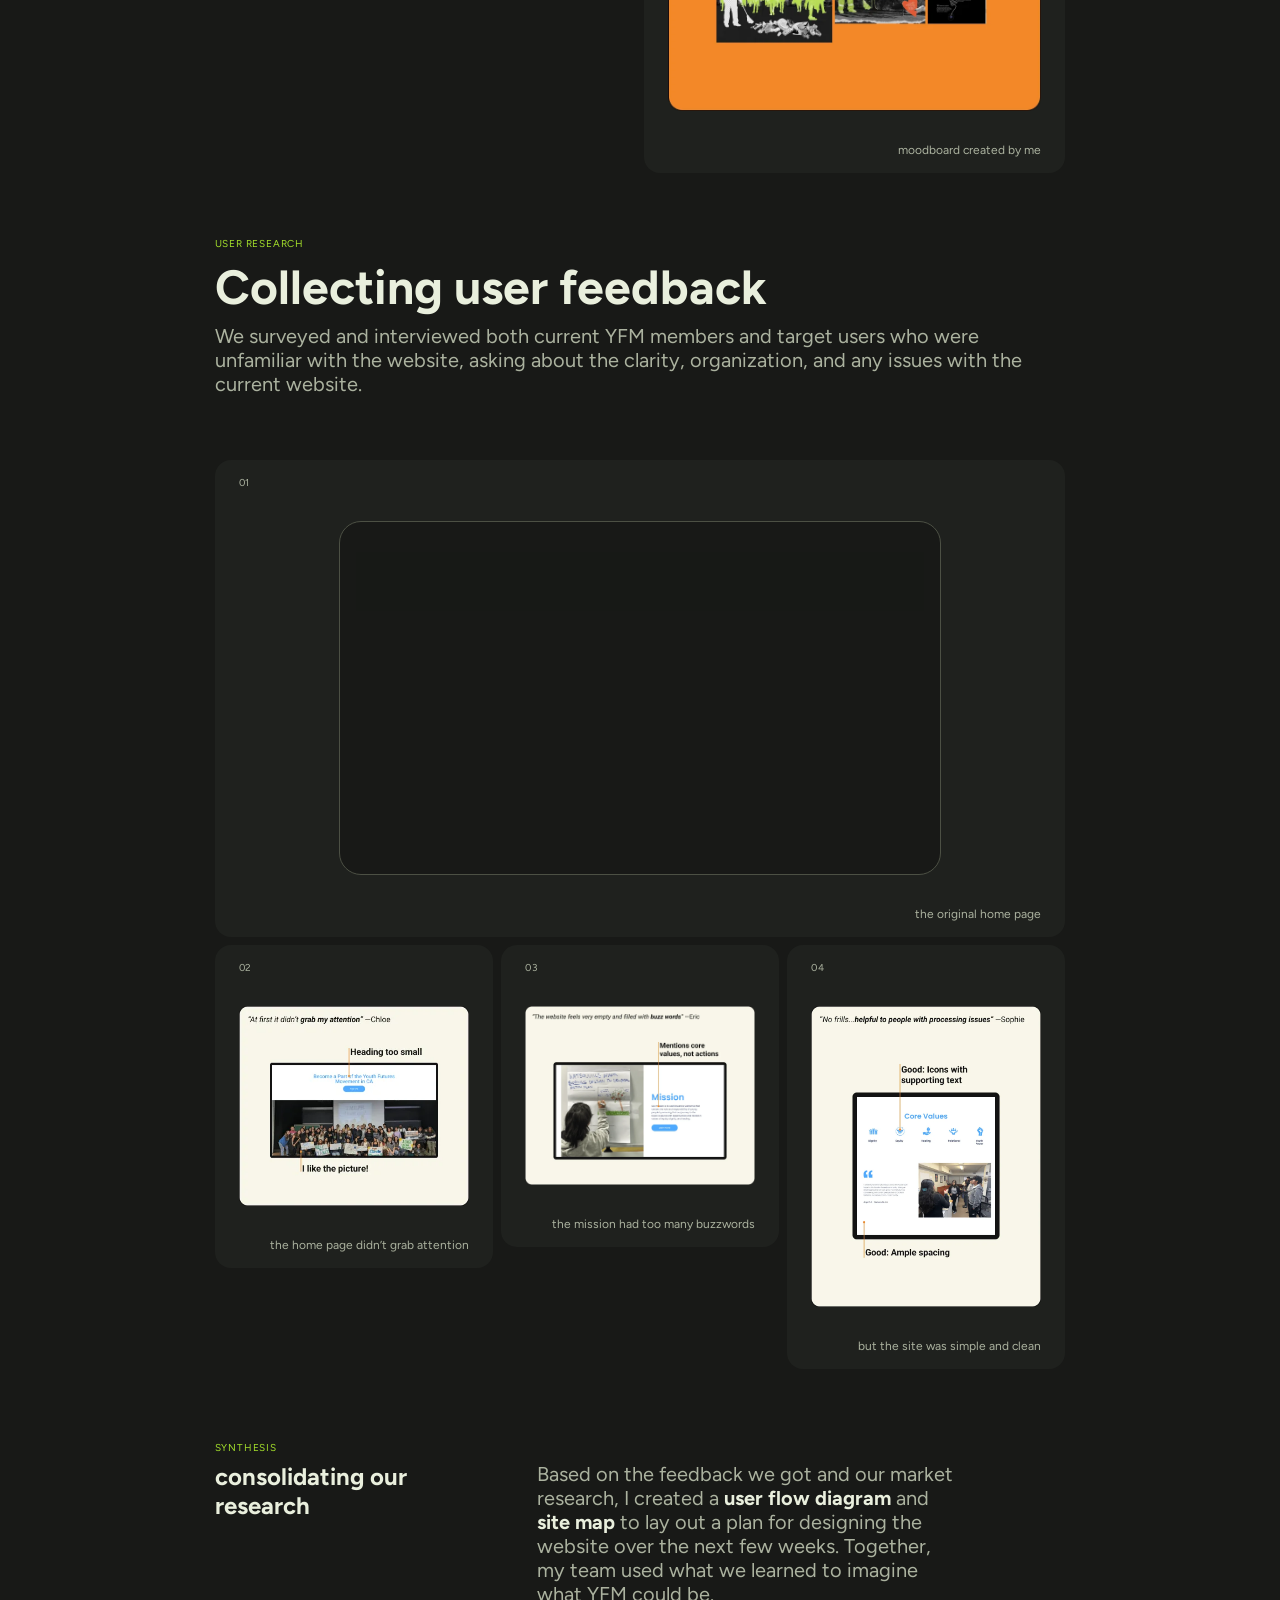
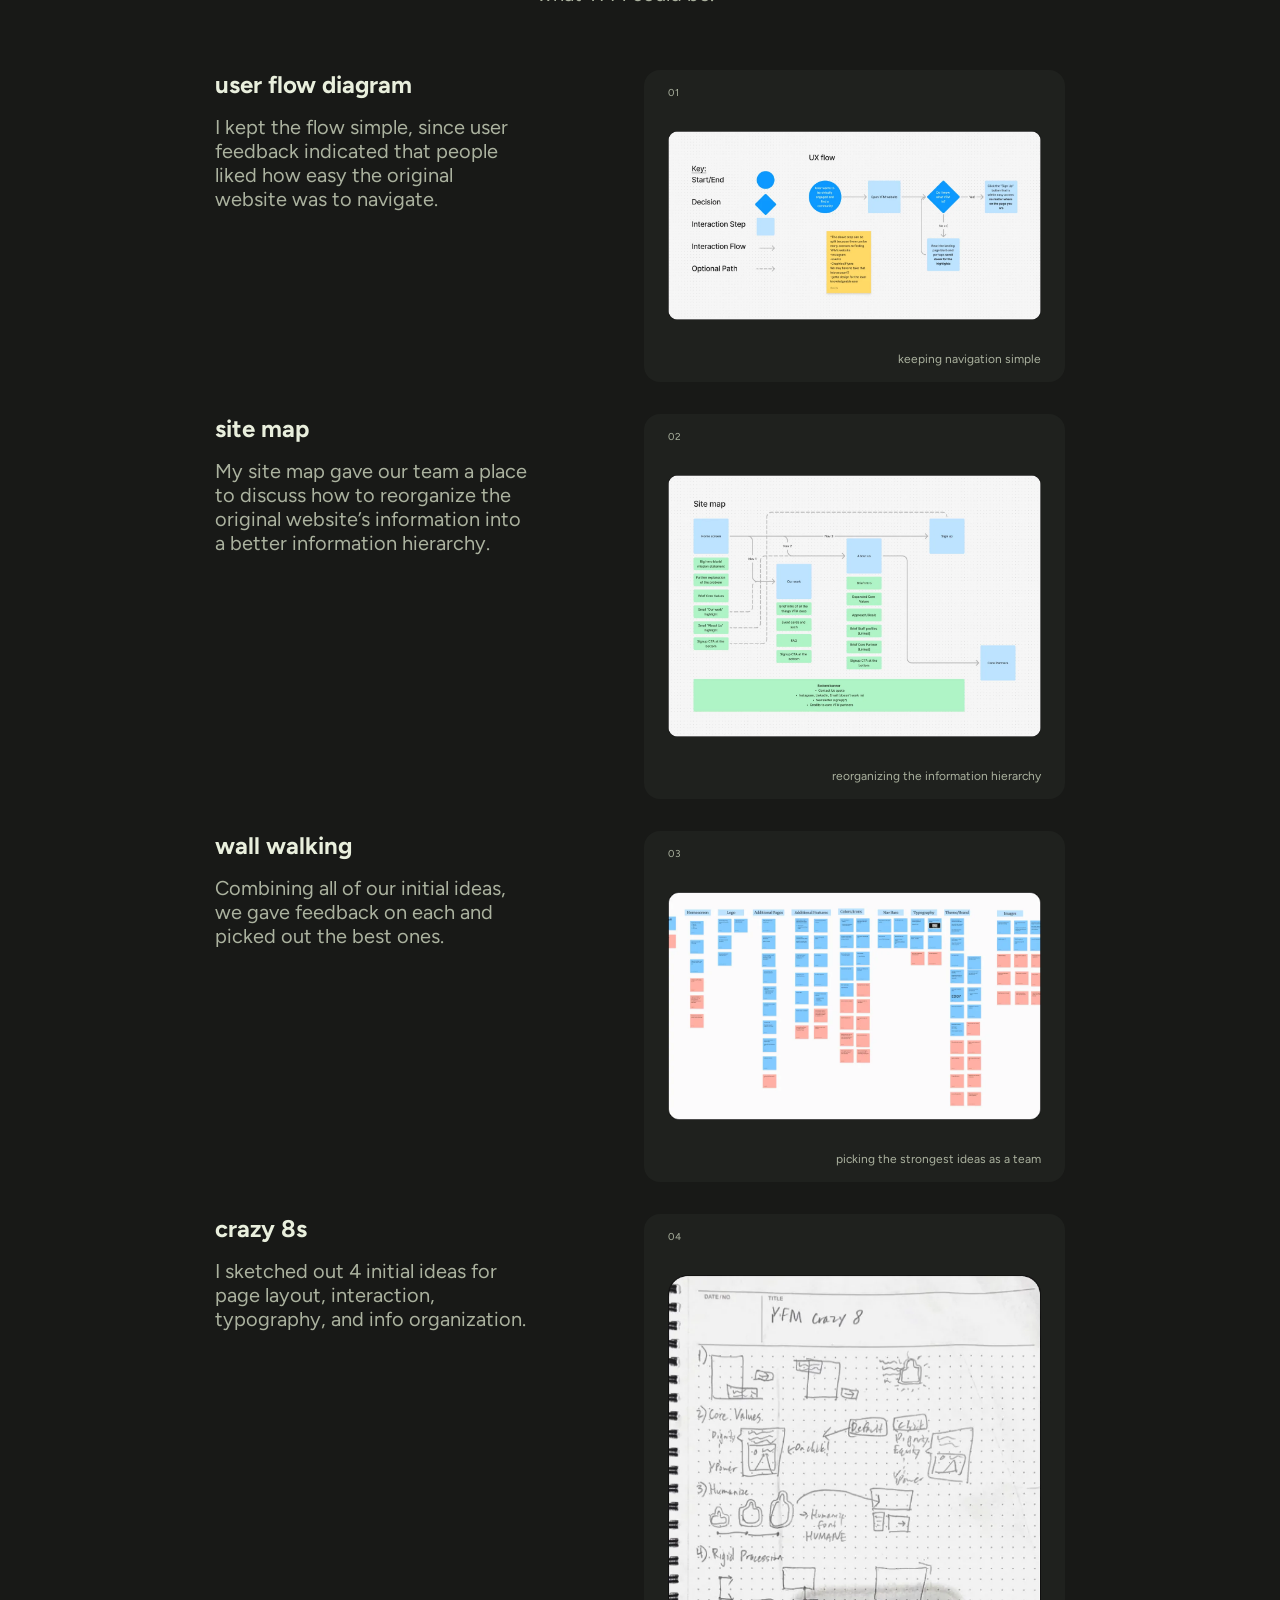
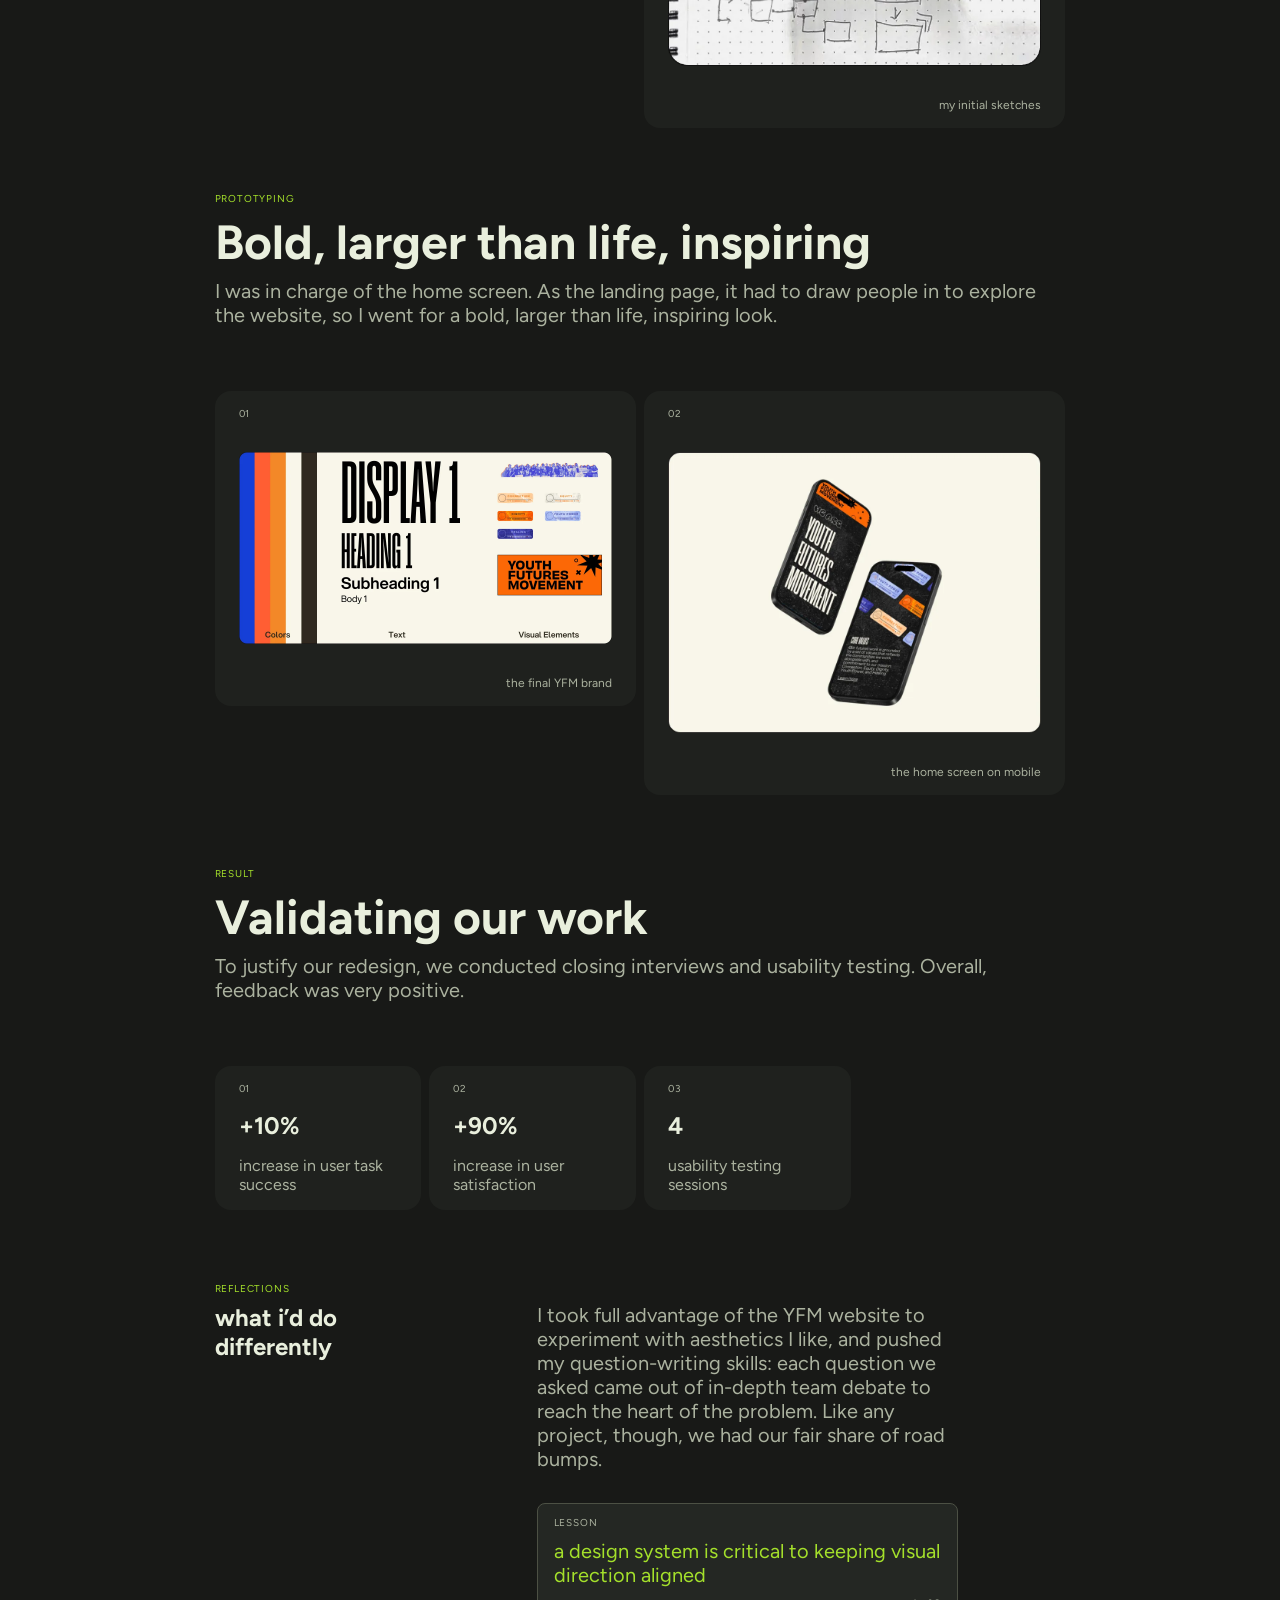
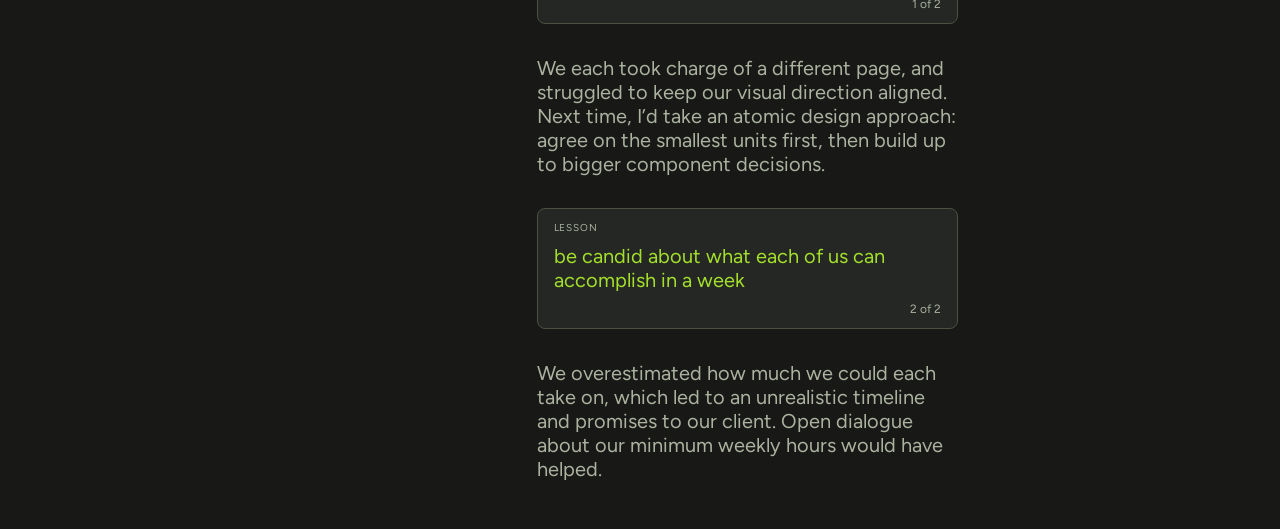
<file: yfm.html>
<!DOCTYPE html>
<html lang="en">
    <head>
        <meta charset="UTF-8">
        <meta name="viewport" content="width=device-width,initial-scale=1.0">
        <meta name="color-scheme" content="dark">
        <title>Alex Xu — Youth Futures Movement</title>
        <link rel="icon" type="image/png" href="/favicon-96x96.png" sizes="96x96" />
        <link rel="icon" type="image/svg+xml" href="/favicon.svg" />
        <link rel="shortcut icon" href="/favicon.ico" />
        <link rel="apple-touch-icon" sizes="180x180" href="/apple-touch-icon.png" />
        <link rel="manifest" href="/site.webmanifest" />
        <link rel="preconnect" href="https://fonts.googleapis.com" />
        <link rel="preconnect" href="https://fonts.gstatic.com" crossorigin />
        <link rel="stylesheet" href="https://fonts.googleapis.com/css2?family=Figtree:wght@500&display=swap" />
        <link rel="stylesheet" href="styles/type.css" />
        <link rel="stylesheet" href="styles/colors.css" />
        <link rel="stylesheet" href="styles/styles.css" />
        <link rel="stylesheet" href="styles/case-study.css" />
        <link rel="preload" as="image" href="images/yfm/banner.webp" fetchpriority="high" />
    </head>
    <body>
        <nav aria-label="Website navigation">
            <!--Home Icon Button-->
            <a id="home" href="index.html">
                <svg width="48" height="48" viewBox="0 0 48 48" fill="none" xmlns="http://www.w3.org/2000/svg">
                    <g clip-path="url(#clip0_3035_105)">
                    <path d="M13.5001 20.5001C16.3128 16.7986 19.2103 15.3919 23.5268 13.0001C27.7369 15.4839 30.5957 16.8768 33.5001 20.5001C29.9037 24.0291 27.667 25.9105 23.5268 28.5001C18.7123 25.8674 16.513 23.9156 13.5001 20.5001Z" fill="#E9EFDD"/>
                    <path d="M13.5001 20.5001C16.3128 16.7986 19.2103 15.3919 23.5268 13.0001M13.5001 20.5001C16.513 23.9156 18.7123 25.8674 23.5268 28.5001M13.5001 20.5001C17.4944 23.8 18.9318 25.444 23.5268 28.5001M13.5001 20.5001C10.0458 22.925 6.74932 28.5033 8.50009 34.5001C12.2789 34.0144 17.9879 28.5211 23.5268 28.5001M23.5268 13.0001C27.7369 15.4839 30.5957 16.8768 33.5001 20.5001M23.5268 13.0001L33.5001 20.5001M23.5268 28.5001C25.8317 26.8588 27.9253 26.5042 33.5001 20.5001C34.5016 15.5689 36.423 15.7238 37.0001 12.0001C32.4209 11.0397 27.6257 11.3132 23.5268 13.0001M23.5268 13.0001C18.9875 15.4839 16.4297 16.8767 13.5139 20.5M13.5139 20.5C12.5083 15.5688 10.5793 15.7237 10 12C14.5973 11.0396 19.1074 11.3132 23.5268 13.0001L13.5139 20.5ZM33.5001 20.5001C29.9037 24.0291 27.667 25.9105 23.5268 28.5001M23.5268 28.5001C28.019 25.8674 30.5232 23.9156 33.5287 20.5001M33.5287 20.5001C36.9744 22.925 40.2628 28.5033 38.5163 34.5001C34.7468 34.0144 28.6949 28.5211 23.5268 28.5001C27.8141 25.444 29.5443 23.8 33.5287 20.5001Z" stroke="#E9EFDD"/>
                    </g>
                    <defs>
                    <clipPath id="clip0_3035_105">
                    <rect width="48" height="48" rx="24" fill="white"/>
                    </clipPath>
                    </defs>
                </svg>
            </a>
            <!--Right Navbar Links-->
            <div id="navbar">
                <ul>
                    <li class="is-active"><a href="index.html"><p class="mono">Work</p></a></li>
                    <li><a href="#"><p class="mono">Play</p></a></li>
                    <li><a href="#"><p class="mono">About</p></a></li>
                </ul>
                <!--Linkedin Icon Button-->
                <a href="https://www.linkedin.com/in/alex-liaoxing-xu/" id="linkedin" target="_blank" rel="noopener noreferrer">
                    <svg width="24" height="24" viewBox="0 0 24 24" fill="none" xmlns="http://www.w3.org/2000/svg">
                    <path d="M19 3C19.5304 3 20.0391 3.21071 20.4142 3.58579C20.7893 3.96086 21 4.46957 21 5V19C21 19.5304 20.7893 20.0391 20.4142 20.4142C20.0391 20.7893 19.5304 21 19 21H5C4.46957 21 3.96086 20.7893 3.58579 20.4142C3.21071 20.0391 3 19.5304 3 19V5C3 4.46957 3.21071 3.96086 3.58579 3.58579C3.96086 3.21071 4.46957 3 5 3H19ZM18.5 18.5V13.2C18.5 12.3354 18.1565 11.5062 17.5452 10.8948C16.9338 10.2835 16.1046 9.94 15.24 9.94C14.39 9.94 13.4 10.46 12.92 11.24V10.13H10.13V18.5H12.92V13.57C12.92 12.8 13.54 12.17 14.31 12.17C14.6813 12.17 15.0374 12.3175 15.2999 12.5801C15.5625 12.8426 15.71 13.1987 15.71 13.57V18.5H18.5ZM6.88 8.56C7.32556 8.56 7.75288 8.383 8.06794 8.06794C8.383 7.75288 8.56 7.32556 8.56 6.88C8.56 5.95 7.81 5.19 6.88 5.19C6.43178 5.19 6.00193 5.36805 5.68499 5.68499C5.36805 6.00193 5.19 6.43178 5.19 6.88C5.19 7.81 5.95 8.56 6.88 8.56ZM8.27 18.5V10.13H5.5V18.5H8.27Z" fill="#E9EFDD"/>
                    </svg>
                </a>
                <!--Email Icon Button-->
                <a href="#" id="email">
                    <svg width="24" height="24" viewBox="0 0 24 24" fill="none" xmlns="http://www.w3.org/2000/svg">
                    <path d="M20 8L12 13L4 8V6L12 11L20 6M20 4H4C2.89 4 2 4.89 2 6V18C2 18.5304 2.21071 19.0391 2.58579 19.4142C2.96086 19.7893 3.46957 20 4 20H20C20.5304 20 21.0391 19.7893 21.4142 19.4142C21.7893 19.0391 22 18.5304 22 18V6C22 5.46957 21.7893 4.96086 21.4142 4.58579C21.0391 4.21071 20.5304 4 20 4Z" fill="#E9EFDD"/>
                    </svg>
                </a>
            </div>
        </nav>

        <main class="case">
            <!-- Hero -->
            <section class="case-row hero">
                <h1 class="case-hero">
                    how might we reinvent <strong>youth futures movement&rsquo;s</strong> image to better represent their <strong>mission?</strong>
                </h1>
                <dl class="meta">
                    <dl>
                        <dt>timeline</dt>
                        <dd>July - September 2024</dd>
                    </dl>
                    <dl>
                        <dt>role</dt>
                        <dd>Brand Strategy, Visual Design</dd>
                    </dl>
                    <dl>
                        <dt>impact</dt>
                        <dd>+90% user satisfaction</dd>
                    </dl>
                </dl>
            </section>

            <!-- Banner mockup -->
            <section class="case-row mockup">
                <figure class="mockup-card yfm">
                    <img
                        class="mockup-card__image"
                        src="images/yfm/banner.webp"
                        alt="The redesigned Youth Futures Movement home page banner: &ldquo;We are Youth Futures Movement&rdquo; above a photo of members holding protest signs"
                        width="1920"
                        height="846"
                        fetchpriority="high"
                    >
                </figure>
            </section>

            <!-- Context -->
            <section class="case-row split-text">
                <p class="mono primary row-eyebrow">context</p>
                <h1 class="heading row-heading">defining non-profit branding</h1>

                <div class="row-body">
                    <p class="body-reg">Youth Futures Movement is a new nonprofit organization in San Diego focused on giving youth a voice in politics, especially when combating systems of oppression.</p>
                    <p class="body-reg">I worked with a team of other designers to redesign their website to be <strong>easier to navigate</strong>, <strong>representative of their mission</strong>, and <strong>appealing to underrepresented youth</strong>.</p>
                    <dl class="row-meta">
                        <dt>team</dt>
                        <ul>
                            <li>me, alex xu</li>
                            <li>nikita rao</li>
                            <li>anna le</li>
                            <li>ellie chen</li>
                            <li>dante de la barreda</li>
                            <li>ivan rim</li>
                        </ul>
                    </dl>
                    <dl class="row-meta">
                        <dt>deliverables</dt>
                        <ul>
                            <li>YFM website</li>
                            <li>YFM branding guidelines</li>
                        </ul>
                    </dl>
                </div>
            </section>

            <!-- Final home page demo -->
            <section class="case-row">
                <div class="card-container gallery">
                    <figure class="card wide">
                        <p class="mono">01</p>
                        <div class="video-card-frame desktop">
                            <video class="video-card-screen" loop preload="metadata" muted playsinline>
                                <source src="videos/yfm-home-demo.mp4" type="video/mp4" />
                            </video>
                        </div>
                        <figcaption>the redesigned home page</figcaption>
                    </figure>
                </div>
            </section>

            <!-- Needfinding -->
            <section class="case-row stacked-text">
                <p class="mono primary row-eyebrow">needfinding</p>
                <h1 class="banner row-heading">What did YFM want to be?</h1>
                <p class="body-reg row-subheading">We first interviewed the YFM team to understand what our main stakeholders wanted, so that their visions and ideas for the visual identity would help guide our design decisions.</p>
            </section>

            <!-- Moodboards -->
            <section class="case-row case-comparison">
                <div class="comparison-row">
                    <div class="comparison-text">
                        <h1 class="heading">bold and empowering</h1>
                        <p class="body-reg">The website needed to show how YFM would take big steps to uplift underprivileged people.</p>
                    </div>
                    <figure class="card comparison-card">
                        <p class="mono">01</p>
                        <div class="case-comparison__media">
                            <img src="images/yfm/moodboard-blue.webp" alt="A blue moodboard of bold, high-contrast protest posters and collage graphics" width="832" height="806" loading="lazy" decoding="async">
                        </div>
                        <figcaption>moodboard created by our team</figcaption>
                    </figure>
                </div>
                <div class="comparison-row">
                    <div class="comparison-text">
                        <h1 class="heading">vibrant, sparking curiosity</h1>
                        <p class="body-reg">YFM partners wanted the website to be bright and colorful to appeal to younger audiences.</p>
                    </div>
                    <figure class="card comparison-card">
                        <p class="mono">02</p>
                        <div class="case-comparison__media">
                            <img src="images/yfm/moodboard-orange.webp" alt="An orange moodboard of bright, colorful web and poster layouts" width="832" height="806" loading="lazy" decoding="async">
                        </div>
                        <figcaption>moodboard created by me</figcaption>
                    </figure>
                </div>
            </section>

            <!-- User feedback -->
            <section class="case-row stacked-text">
                <p class="mono primary row-eyebrow">user research</p>
                <h1 class="banner row-heading">Collecting user feedback</h1>
                <p class="body-reg row-subheading">We surveyed and interviewed both current YFM members and target users who were unfamiliar with the website, asking about the clarity, organization, and any issues with the current website.</p>
            </section>

            <!-- Original site critique -->
            <section class="case-row">
                <div class="card-container gallery">
                    <figure class="card wide">
                        <p class="mono">01</p>
                        <div class="video-card-frame desktop">
                            <video class="video-card-screen" loop preload="metadata" muted playsinline>
                                <source src="videos/yfm-original-scroll.mp4" type="video/mp4" />
                            </video>
                        </div>
                        <figcaption>the original home page</figcaption>
                    </figure>
                    <figure class="card">
                        <p class="mono">02</p>
                        <img src="images/yfm/original-uninteresting.webp" alt="User feedback on the original home page: the first section didn&rsquo;t grab their attention" width="416" height="360" loading="lazy" decoding="async">
                        <figcaption>the home page didn&rsquo;t grab attention</figcaption>
                    </figure>
                    <figure class="card">
                        <p class="mono">03</p>
                        <img src="images/yfm/original-buzzwords.webp" alt="User feedback on the original mission statement: it relied on too many buzzwords" width="1052" height="814" loading="lazy" decoding="async">
                        <figcaption>the mission had too many buzzwords</figcaption>
                    </figure>
                    <figure class="card">
                        <p class="mono">04</p>
                        <img src="images/yfm/original-simple.webp" alt="User feedback on the original site: people liked that it was simple and clean" width="832" height="1086" loading="lazy" decoding="async">
                        <figcaption>but the site was simple and clean</figcaption>
                    </figure>
                </div>
            </section>

            <!-- Synthesis -->
            <section class="case-row split-text">
                <p class="mono primary row-eyebrow">synthesis</p>
                <h1 class="heading row-heading">consolidating our research</h1>

                <div class="row-body">
                    <p class="body-reg">Based on the feedback we got and our market research, I created a <strong>user flow diagram</strong> and <strong>site map</strong> to lay out a plan for designing the website over the next few weeks. Together, my team used what we learned to imagine what YFM could be.</p>
                </div>
            </section>

            <!-- Synthesis artifacts -->
            <section class="case-row case-comparison">
                <div class="comparison-row">
                    <div class="comparison-text">
                        <h1 class="heading">user flow diagram</h1>
                        <p class="body-reg">I kept the flow simple, since user feedback indicated that people liked how easy the original website was to navigate.</p>
                    </div>
                    <figure class="card comparison-card">
                        <p class="mono">01</p>
                        <div class="case-comparison__media">
                            <img src="images/yfm/user-flow.webp" alt="A simple user flow showing how visitors move through the site" width="1272" height="644" loading="lazy" decoding="async">
                        </div>
                        <figcaption>keeping navigation simple</figcaption>
                    </figure>
                </div>
                <div class="comparison-row">
                    <div class="comparison-text">
                        <h1 class="heading">site map</h1>
                        <p class="body-reg">My site map gave our team a place to discuss how to reorganize the original website&rsquo;s information into a better information hierarchy.</p>
                    </div>
                    <figure class="card comparison-card">
                        <p class="mono">02</p>
                        <div class="case-comparison__media">
                            <img src="images/yfm/site-map.webp" alt="A site map showing where each section of the website lives" width="1272" height="892" loading="lazy" decoding="async">
                        </div>
                        <figcaption>reorganizing the information hierarchy</figcaption>
                    </figure>
                </div>
                <div class="comparison-row">
                    <div class="comparison-text">
                        <h1 class="heading">wall walking</h1>
                        <p class="body-reg">Combining all of our initial ideas, we gave feedback on each and picked out the best ones.</p>
                    </div>
                    <figure class="card comparison-card">
                        <p class="mono">03</p>
                        <div class="case-comparison__media">
                            <img src="images/yfm/wall-walk.webp" alt="Our team&rsquo;s brainstorming ideas laid out side by side for feedback" width="1052" height="642" loading="lazy" decoding="async">
                        </div>
                        <figcaption>picking the strongest ideas as a team</figcaption>
                    </figure>
                </div>
                <div class="comparison-row">
                    <div class="comparison-text">
                        <h1 class="heading">crazy 8s</h1>
                        <p class="body-reg">I sketched out 4 initial ideas for page layout, interaction, typography, and info organization.</p>
                    </div>
                    <figure class="card comparison-card">
                        <p class="mono">04</p>
                        <div class="case-comparison__media">
                            <img src="images/yfm/crazy-8s.webp" alt="My Crazy 8s sketches exploring layout, interaction, typography, and information organization" width="612" height="642" loading="lazy" decoding="async">
                        </div>
                        <figcaption>my initial sketches</figcaption>
                    </figure>
                </div>
            </section>

            <!-- Prototyping -->
            <section class="case-row stacked-text">
                <p class="mono primary row-eyebrow">prototyping</p>
                <h1 class="banner row-heading">Bold, larger than life, inspiring</h1>
                <p class="body-reg row-subheading">I was in charge of the home screen. As the landing page, it had to draw people in to explore the website, so I went for a bold, larger than life, inspiring look.</p>
            </section>

            <!-- Final branding -->
            <section class="case-row">
                <div class="card-container gallery">
                    <figure class="card">
                        <p class="mono">01</p>
                        <img src="images/yfm/style-guide.webp" alt="A summary of the final YFM branding: logo, color palette, and typography" width="1492" height="768" loading="lazy" decoding="async">
                        <figcaption>the final YFM brand</figcaption>
                    </figure>
                    <figure class="card">
                        <p class="mono">02</p>
                        <img src="images/yfm/iphone-mocks.webp" alt="Two iPhones showing the redesigned YFM home screen" width="972" height="730" loading="lazy" decoding="async">
                        <figcaption>the home screen on mobile</figcaption>
                    </figure>
                </div>
            </section>

            <!-- Result -->
            <section class="case-row stacked-text">
                <p class="mono primary row-eyebrow">result</p>
                <h1 class="banner row-heading">Validating our work</h1>
                <p class="body-reg row-subheading">To justify our redesign, we conducted closing interviews and usability testing. Overall, feedback was very positive.</p>
            </section>

            <!-- Result cards -->
            <section class="case-row case-result">
                <div class="case-result-grid">
                    <figure class="result-card">
                        <p class="mono">01</p>
                        <h1 class="case-result heading">+10%</h1>
                        <p class="case-result__description">increase in user task success</p>
                    </figure>
                    <figure class="result-card">
                        <p class="mono">02</p>
                        <h1 class="case-result heading">+90%</h1>
                        <p class="case-result__description">increase in user satisfaction</p>
                    </figure>
                    <figure class="result-card">
                        <p class="mono">03</p>
                        <h1 class="case-result heading">4</h1>
                        <p class="case-result__description">usability testing sessions</p>
                    </figure>
                </div>
            </section>

            <!-- Reflections -->
            <section class="case-row split-text">
                <p class="mono primary row-eyebrow">reflections</p>
                <h1 class="heading row-heading">what i&rsquo;d do differently</h1>

                <div class="row-body">
                    <p class="body-reg">I took full advantage of the YFM website to experiment with aesthetics I like, and pushed my question-writing skills: each question we asked came out of in-depth team debate to reach the heart of the problem. Like any project, though, we had our fair share of road bumps.</p>
                    <div class="case-insight">
                        <p class="mono">lesson</p>
                        <p class="case-insight__statement">a design system is critical to keeping visual direction aligned</p>
                        <p class="case-insight__count">1 of 2</p>
                    </div>
                    <p class="body-reg">We each took charge of a different page, and struggled to keep our visual direction aligned. Next time, I&rsquo;d take an atomic design approach: agree on the smallest units first, then build up to bigger component decisions.</p>
                    <div class="case-insight">
                        <p class="mono">lesson</p>
                        <p class="case-insight__statement">be candid about what each of us can accomplish in a week</p>
                        <p class="case-insight__count">2 of 2</p>
                    </div>
                    <p class="body-reg">We overestimated how much we could each take on, which led to an unrealistic timeline and promises to our client. Open dialogue about our minimum weekly hours would have helped.</p>
                </div>
            </section>
        </main>
        <script src="nav.js" defer></script>
        <script src="play-on-hover.js" defer></script>
    </body>
</html>
</file>
<file: styles/type.css>
:root {
    --type-base: 1rem;
    --banner-size: calc(3*var(--type-base));
    --mono-size: calc(0.625*var(--type-base));
    --heading-size: calc(1.5*var(--type-base));
    --body-reg-size: calc(1.25*var(--type-base));
    --body-sm-size: var(--type-base);
    --body-xsm-size: calc(0.75*var(--type-base));
}
</file>
<file: styles/colors.css>
:root {
    /* Primitives */
    --black: #181917;
    --white: #E9EFDD;
    --gray: #ABB29F;
    --green: #A4E02B;
    --disabled: #4C5044;
    --saveauto-blue: #274DCB;
    --yfm-orange: #F38828;

    /* Surfaces */
    --surface-primary: var(--black);
    --surface-secondary: #1F211E;
    --surface-tertiary: #242723;

    /* Text */
    --text-primary: var(--white);
    --text-secondary: var(--gray);

    /* Buttons */
    --btn-default-clr: #373C33;
    --btn-icon-clr: var(--white);
    --btn-hover-clr: #454C40;
    --btn-border-clr: #E9EFDD;
}
</file>
<file: styles/styles.css>
:root {
    /* Spacing and Sizing */
    --navbar-height: 48px;
    --min-spacing-block: clamp(16px,1vh,20px);
    --min-spacing-inline: clamp(24px,1.5vw,28px);

    /* Motion */
    --ease-signature: cubic-bezier(0.22, 1, 0.36, 1);
    --page-fade-duration: 0.25s;
}

/* Keep the old page painted until the next one is ready on same-site navigation */
/* @view-transition {
    navigation: auto;
}

/* Fade the old page out fully, then fade the new page in */
/* ::view-transition-old(root) {
    animation-duration: 0.5s;
    animation: page-fade-out var(--ease-signature) both;
}

::view-transition-new(root) {
    animation: page-fade-in var(--page-fade-duration) var(--ease-signature) var(--page-fade-duration) both;
} */

/* @keyframes page-fade-out {
    to { opacity: 0; }
}

@keyframes page-fade-in {
    from { opacity: 0; }
} */

/* @media (prefers-reduced-motion: reduce) {
    ::view-transition-group(*),
    ::view-transition-old(*),
    ::view-transition-new(*) {
        animation: none;
    }
} */

*,
*::before,
*::after {
    box-sizing: border-box;
}

body,
h1, h2, h3, h4, h5, h6,
p, blockquote, figure,
ul, ol, dl, dd {
    margin: 0;
}

ul, ol {
    padding: 0;
    list-style: none;
}

html {
    color-scheme: dark;
    background-color: var(--surface-primary);
    nav {
        position: fixed;
        inset: var(--min-spacing-block) var(--min-spacing-inline) auto;  /* top right bottom left */
        z-index: 2;
        display: flex;
        align-items: center;
        justify-content: space-between;
        opacity: 0.88;

        #home {
            background-color: var(--surface-tertiary);
            aspect-ratio: 1/1;
            height: var(--navbar-height);
            border-radius: 999px;
            svg {
                vertical-align: middle;
            }
        }

        @media (width < 644px) {
            .body-sm {
                display: none;
            }
        }

        #navbar {
            display: flex;
            align-items: center;
            height: var(--navbar-height);
            padding: 4px;
            gap: clamp(8px,.5vw,10px);
            border-radius: 16px;
            background-color: var(--surface-secondary);

            ul {
                position: relative;
                display: flex;
                align-items: center;
                height: 100%;
                border-radius: 999px;
                background-color: var(--surface-primary);
                padding: 4px;

                .nav-pill {
                    position: absolute;
                    top: 4px;
                    left: 0;
                    height: calc(100% - 8px);
                    width: 0;
                    border-radius: 999px;
                    background-color: var(--btn-default-clr);
                    /* opacity: 0; */
                    pointer-events: none;
                    transition:
                        transform 0.35s var(--ease-signature),
                        width 0.35s var(--ease-signature),
                        opacity 0.2s ease;
                }

                li {
                    position: relative;
                    height: 100%;
                    display: flex;
                    align-items: center;
                    padding-inline: clamp(16px,1vw,20px);
                
                    a {
                        display: flex;
                        align-items: center;
                        justify-content: center;
                        height: 100%;
                    }

                    .mono {
                        color: var(--text-primary);
                    }
                }
            }
            
            > a {
                display: flex;
                align-items: center;
                justify-content: center;
                height: 100%;
                padding-inline: 12px;
                border-radius: 16px;
                background-color: var(--btn-default-clr);

                &:hover {
                background-color: var(--btn-hover-clr);
                }

                @media (width < 644px) {
                    &#email {
                        display: none;
                    }
                }
            }
        }
    }

    font-family: 'Figtree', sans-serif;
    overscroll-behavior: none;
    font-synthesis: none; /* only one font weight is loaded — don't let the browser fake bold/italic */

    body {
        background-color: var(--surface-primary);
    }
    /* Banner and heading */
    h1 {
        color: var(--text-primary);

        &.banner {
            font-size: var(--banner-size);
        }
        &.heading {
            font-size: var(--heading-size);
        }
    }

    /* Body fonts and below */
    p, span, label, figcaption {
        color: var(--text-secondary);

        &.heading {
            font-size: var(--heading-size);
        }
        &.body-reg {
            font-size: var(--body-reg-size);
        }
        &.body-sm {
            font-size: var(--body-sm-size);
        }
        &.body-xsm {
            font-size: var(--body-xsm-size);
        }
        &.mono {
            font-size: var(--mono-size);
            text-transform: uppercase;
            letter-spacing: 0.08em;

            &.primary {
                color: var(--green);
            }
        }
    }

    strong {
      color: var(--text-primary);
    }

    /* Device mockup card: rotated bg pattern behind a centered image */
    .mockup-card {
        position: relative;
        display: flex;
        align-items: center;
        justify-content: center;
        overflow: hidden;
        border-radius: 12px;
        padding: 48px 48px 24px;
        background-color: var(--card-bg-color);

        /* Declared here (not inline) so the url() resolves relative to this stylesheet */
        &.saveauto {
            --card-bg-image: url('../images/OnO-card-bg.png');
            --card-bg-color: var(--saveauto-blue);
        }

        /* Flat brand color, no pattern; the banner sits inset like a framed screenshot */
        &.yfm {
            --card-bg-color: var(--yfm-orange);
            padding: 48px;

            @media (width < 644px) {
                padding: clamp(12px, 4vw, 32px);
            }

            .mockup-card__image {
                border-radius: 8px;
            }
        }

        @media (width < 644px) {
            padding: clamp(12px, 4vw, 32px) clamp(12px, 4vw, 32px) clamp(8px, 2vw, 16px);
        }

        &::before {
            content: "";
            position: absolute;
            inset: -80%;
            background-image: var(--card-bg-image);
            background-size: cover;
            background-position: center;
            transform: rotate(45deg);
            pointer-events: none;
        }

        .mockup-card__image {
            position: relative;
            z-index: 1;
            width: auto;
            min-width: 0;
            height: auto;
            max-height: 96%;
            display: block;
        }
    }
}
</file>
<file: index.css>
html {
  overscroll-behavior-y: contain;
  background-color: var(--surface-primary);
}

body {
  max-width: 1512px;
  margin-inline: auto;
  padding: 0 var(--min-spacing-inline);

  /* Project card */
  .project-card {
    display: flex;
    flex-direction: column;
    gap: var(--min-spacing-block);
    width: 100%;
    height: 100svh;
    padding-top: calc(var(--navbar-height) + (var(--min-spacing-block) * 2));
    padding-bottom: var(--min-spacing-block);

    .mockup-card {
      height: 80%;
    }
    .project-card__caption {
      display: flex;
      flex-direction: column;
      gap: 8px;

      .project-card__meta {
        display: flex;
        align-items: center;
        justify-content: space-between;
        gap: 8px;
        flex-wrap: wrap;
      }
    }
  } 

  footer {
    position: fixed;
    inset: calc(100svh - 2 * var(--min-spacing-block)) var(--min-spacing-inline) auto;  /* top right bottom left */
    z-index: 2;
    display: flex;
    align-items: center;
    justify-content: right;

    .dots {
      display: flex;
      gap: 8px;
      .dot {
        appearance: none;
        padding: 0;
        background-color: transparent;
        aspect-ratio: 1/1;
        width: 14px;
        border: 1px solid var(--gray);
        border-radius: 999px;
        transition: background-color 0.35s var(--ease-signature);

        &.is-active {
          background-color: var(--green);
        }
      }
    }
  }
}
</file>
<file: styles/case-study.css>
/* Case study pages (e.g. saveauto.html) — a long-form article layout on a 12-column grid,
   distinct from the homepage's full-viewport project-card carousel. */

.case {
  display: flex;
  flex-direction: column;
  align-items: center;
  gap: 64px;
  width: 100%;
  max-width: 1512px;
  /* margin-inline: auto; */
  padding-top: calc(var(--navbar-height) + (var(--min-spacing-block) * 2));
  padding-bottom: calc(var(--min-spacing-block) * 3);
}

.case-row {
  display: grid;
  grid-template-columns: repeat(12, 1fr);
  grid-template-rows: auto auto;
  gap: 8px;
  width: 100%;
}

/* Hero */
.hero {
  font-weight: medium;
  gap: 32px 8px;

  .case-hero {
    grid-column: 3 / span 5;
    font-size: var(--banner-size);
    color: var(--text-secondary);
  }

  .meta {
    grid-column: 3 / span 8;
    display: flex;
    gap: 32px;
    font-size: var(--body-sm-size);

    dl {
      display: flex;
      flex-direction: column;
      gap: 8px;
    }

    dt {
      color: var(--text-secondary);
    }

    dd {
      margin: 0;
      color: var(--text-primary);
    }
  }
  
  @media (width < 1200px) {
    .case-hero {
      grid-column: 2 / span 6;
    }
    .meta {
      grid-column: 2 / span 9;
    }
  }
}

/* Device mockup row */
.mockup {
  grid-template-rows: auto;
  
  .mockup-card {
    grid-column: 2 / -2;
  }
}

/* Shared intro pattern: a green mono eyebrow, used two ways below. */
.split-text {
  .row-eyebrow {
    grid-column: 3 / span 2;
    grid-row: 1 / 2;
  }

  .row-heading {
    grid-column: 3 / span 2;
    grid-row: 2;
  }

  .row-body {
    grid-column: 6 / span 4;
    grid-row-start: 2;

    display: flex;
    flex-direction: column;
    gap: 32px;

    .row-meta {
      display: flex;
      gap: 64px;
      color: var(--text-secondary);

      @media (width < 644px) {
        gap: 32px;
      }
    }
  }

  /* Medium widths: widen both columns so the heading doesn't wrap word-by-word */
  @media (width < 1200px) {
    .row-eyebrow,
    .row-heading {
      grid-column: 2 / span 4;
    }

    .row-body {
      grid-column: 6 / span 6;
    }
  }

  /* Small widths: stack eyebrow → heading → body in one column */
  @media (width < 900px) {
    grid-template-rows: auto auto auto;
    row-gap: 16px;

    .row-heading,
    .row-body {
      grid-column: 1 / -1;
    }
    .row-eyebrow {
      grid-row: 1;
    }
    .row-heading {
      grid-row: 2;
    }
    .row-body {
      grid-row: 3;
    }
  }
}

.stacked-text {
  grid-template-rows: auto auto auto;
  
  .row-eyebrow {
    grid-column: 3 / span 2;
    grid-row: 1;
  }

  .row-heading {
    grid-column: 3 / span 8;
    grid-row: 2;
  }

  .row-subheading {
    grid-column: 3 / span 8;
    grid-row: 3;
  }

  @media (width < 1200px) {
    .row-eyebrow,
    .row-heading,
    .row-subheading {
      grid-column: 2 / -2;
    }
  }
}

/* Video player cards (original + final before/after screens) */
.card-container {
  --container-height: 64vh;
  display: grid;

  grid-column: 3 / span 8;
  height: var(--container-height);
  width: fit-content;

  @media (width < 1200px) {
    grid-column: 2 / span 10;
  }

  &.video {
    grid-template-columns: subgrid;
    /* display: flex;
    gap: 8px; */
    height: fit-content;

    .card.desktop {
      grid-column: 1 / span 6;
    }
    .card.mobile {
      grid-column: 7 / span 2;
    }

    @media (width < 1200px) {
      .card.desktop {
        grid-column: 1 / span 7;
      }
      .card.mobile {
        grid-column: 8 / span 3;
      }
    }
  }

  &.research {
    grid-template-columns: 1fr 1fr;
    /* Row 1 hugs the logo card; the time card spans the fr row, so it's excluded from row 1's sizing */
    grid-template-rows: auto 1fr;
    align-items: start;
    gap: 8px;
    height: auto;

    .logo {
      grid-column: 1;
      grid-row: 1;
    }

    .time {
      grid-column: 2;
      grid-row: 1 / span 2;

      .header {
        display: flex;
        align-items: flex-start;
        justify-content: space-between;
        width: 100%;

        img {
          width: 16px;
          height: 16px;
        }
      }

      .list {
        display: flex;
        flex-direction: column;
        gap: 24px;
        width: 100%;

        .result {
          display: flex;
          flex-direction: column;
          gap: 8px;
          width: 100%;

          .name {
            color: var(--text-primary);
            font-size: var(--body-sm-size);
          }

          .timing-bar {
            display: flex;
            align-items: center;
            justify-content: space-between;
            gap: 8px;
            width: 100%;

            .bar-fill {
              height: 4px;
              border-radius: 100px;
              background-color: var(--green);
            }

            .bar-time {
              color: var(--text-primary);
              font-size: var(--body-xsm-size);
              white-space: nowrap;
            }
          }
        }
      }
    }

    .insight {
      grid-column: 1;
      grid-row: 2;
    }
  }

  /* Image/video cards that split the content columns evenly; .wide takes a whole row */
  &.gallery {
    grid-template-columns: repeat(auto-fit, minmax(240px, 1fr));
    gap: 8px;
    align-items: start;
    width: auto;
    height: auto;

    .card {
      &.wide {
        grid-column: 1 / -1;

        /* Keep full-row videos from filling the whole viewport */
        .video-card-frame {
          align-self: center;
          width: 75%;
        }
      }

      > img {
        width: 100%;
        height: auto;
        border-radius: 4px;
      }
    }
  }
}

.card {
    pointer-events: none;
    --card-gap: calc(2*var(--min-spacing-block, 16px));
    --card-label-line-height: 1.2;
    display: flex;
    flex-direction: column;
    align-items: flex-start;
    gap: var(--card-gap);
    padding: var(--min-spacing-block,16px) var(--min-spacing-inline, 24px);
    border-radius: 16px;
    background-color: var(--surface-secondary);
    flex: none;
    height: fit-content;

    &.grid {
      height: fit-content;
    }

    figcaption {
      font-size: var(--body-xsm-size);
      color: var(--text-secondary);
      width: 100%;
      text-align: right;
    }

    /* Fill remaining card height (computed so it's definite for width sizing), hug video width */
    .video-card-frame {
      pointer-events: none;
      position: relative;
      height: auto;
      overflow: hidden;
      border: 1px solid var(--disabled);
      background-color: var(--black);

      &.desktop {
        border-radius: 22px;
        /* 16px bezel + 14px top / 22px bottom strips */
        padding: 30px 16px 38px;
      }

      &.mobile {
        border-radius: 38px;
        padding: 8px;
      }

      /* Fill frame height, width follows the video's aspect ratio */
      .video-card-screen {
        /* Re-enable hover for play-on-hover.js (card + frame set none, which inherits) */
        pointer-events: auto;
        display: block;
        height: auto;
        width: 100%;
        background-color: var(--black);
        opacity: .8;
        border-radius: 30px;
        transition: opacity 0.2s;

        &:hover {
          opacity: 1;
        }
      }

      &.desktop .video-card-screen {
        border-radius: 0px;
      }

      .video-card-statusbar {
        display: flex;
        align-items: center;
        justify-content: space-between;
        color: var(--black);
        font-size: 10px;
        z-index: 1;
        position: absolute;
        width: 72%;
        top: 4%;
        left: 16%;

        img {
          width: 42px;
          height: auto;
        }
      }
    }
  }

/* Accordion */

.accordion {
  grid-column: 3 / -3;
  display: flex;
  flex-direction: column;
  justify-content: space-between;
  padding: var(--min-spacing-block,16px) var(--min-spacing-inline, 24px);
  border-radius: 16px;
  background-color: var(--surface-secondary);

  header {
    .accordion-tabs {
      border: none;
      display: flex;
      margin: 0;
      padding: 0;
      gap: var(--min-spacing-inline, 24px);
      margin-bottom: calc(0.5 * var(--min-spacing-block, 16px));

      /* Visually hidden, still read by screen readers */
      legend {
        position: absolute;
        width: 1px;
        height: 1px;
        overflow: hidden;
        clip-path: inset(50%);
        white-space: nowrap;
      }

      label {
        position: relative;

        /* Visually hidden but focusable, so Tab/arrow keys still work */
        input[type="radio"] {
          position: absolute;
          inset: 0;
          margin: 0;
          opacity: 0;
          cursor: pointer;
        }
        span {
          color: var(--disabled);
          transition: color var(--ease-signature) 0.2s;
          cursor: pointer;
        }
        input[type="radio"]:checked + span {
          color: var(--text-secondary);
        }
        input[type="radio"]:focus-visible + span {
          outline: 2px solid var(--text-secondary);
          outline-offset: 4px;
          border-radius: 4px;
        }
      }
    }

    .accordion-divider {
      height: 1px;
      background-color: var(--text-secondary);
      margin-bottom: var(--min-spacing-block);
    }
  }

  /* One panel per tab; the panel matching the checked tab's position is shown */
  .accordion-content {
    text-align: center;
    display: none;
    flex-direction: column;
    align-items: center;
    gap: calc(2*var(--min-spacing-block,24px));
    min-height: 384px;

    .accordion:has(.accordion-tabs label:nth-of-type(1) input:checked) &:nth-of-type(1),
    .accordion:has(.accordion-tabs label:nth-of-type(2) input:checked) &:nth-of-type(2),
    .accordion:has(.accordion-tabs label:nth-of-type(3) input:checked) &:nth-of-type(3) {
      display: flex;

      /* Fade in on swap */
      @media (prefers-reduced-motion: no-preference) {
        transition: opacity 1.2s var(--ease-signature);

        @starting-style {
          opacity: 0;
        }
      }
    }

    .accordion-examples {
      display: flex;
      flex-wrap: wrap;
      justify-content: flex-start;
      gap: 32px;

      img {
        width: 100%;
        height: auto;
      }
    }

    .accordion-caption {
      margin-top: auto;
      align-self: flex-end;
      text-align: end;
    }
  }
  @media (width < 1200px){
    grid-column: 2 / -2;
  }
}
/* Research cards */

.case-logo-row {
  display: flex;
  flex-wrap: wrap;
  align-items: center;
  justify-content: center;
  gap: 25px 50px;
  width: 100%;
  padding-block: 8px;
}
.case-logo-row img {
  height: 32px;
  width: auto;
}
.case-logo-row .case-logo-group {
  display: flex;
  align-items: center;
  gap: 16px;
}
.case-insight {
  display: flex;
  flex-direction: column;
  align-items: flex-end;
  gap: 10px;
  width: 100%;
  padding: 12px 16px;
  border-radius: 8px;
  border: 1px solid var(--disabled);
  background-color: var(--surface-tertiary);
}
.case-insight p:first-child {
  width: 100%;
  text-align: left;
}
.case-insight__statement {
  width: 100%;
  text-align: left;
  color: var(--green);
  font-size: var(--body-reg-size);
}
.case-insight__count {
  color: var(--text-secondary);
  font-size: var(--body-xsm-size);
}

/* Design-decision before/after comparison rows */

.case-comparison {
  grid-template-rows: repeat(auto, 3);
  gap: 32px 8px;

  .comparison-row {
    grid-column: 3 / span 8;
    display: grid;
    grid-template-columns: subgrid;

    .comparison-text {
      grid-column: 1 / span 3;
      display: flex;
      flex-direction: column;
      gap: 16px;
    }

    @media (width < 1200px) {
      grid-column: 2 / -2;
      
      .comparison-text {
        grid-column: 1 / span 4;
      }
    }
  }

  .comparison-card {
    grid-column: 5 / span 4;
    height: fit-content;
    
    video {
      width: 100%;
    }

    @media (width < 1200px) {
      grid-column: 6 / span 6;
    }
  }
}

.case-comparison__media {
  display: flex;
  align-items: center;
  justify-content: center;
  gap: 16px;
  width: 100%;
}
.case-comparison__media img {
  border-radius: 4px;
  max-width: 100%;
  height: auto;
}

/* Result cards */

.case-result {
  .case-result-grid {
    grid-column: 3 / span 8;
    display: grid;
    grid-template-columns: subgrid;
    gap: 8px;
    align-items: start;

    .result-card {
      grid-column: span 2;
      align-items: flex-start;
      display: flex;
      flex-direction: column;
      gap: 16px;
      background-color: var(--surface-secondary);
      border-radius: 16px;
      padding: 16px 24px;
      

      .case-result {
        color: var(--text-primary);
      }

      strong {
        color: var(--green);
      }

      .attribution {
        align-self: flex-end;
        color: var(--text-secondary);
        font-size: var(--body-sm-size);
      }
    }
    @media (width < 1200px) {
      grid-column: 2 / -2;

      .result-card {
        grid-column: span 3;
      }
    }
  }
  
}
.case-result__description {
  font-size: var(--body-sm-size);
  color: var(--text-secondary);
}

/* Small-screen fallback: collapse the 12-column grid to a single readable column */
@media (width < 900px) {
  .case {
    padding: var(--min-spacing-inline);
  }
  .case-row > * {
    grid-column: 1 / -1 !important;
  }
  .case-comparison {
    grid-template-columns: 1fr;
  }
  .card-container.research {
    grid-template-rows: none;
  }
  .card-container.research,
  .case-result-grid {
    grid-template-columns: 1fr;
  }
  .card-container.research > .card {
    grid-column: 1;
    grid-row: auto;
  }
}
</file>
